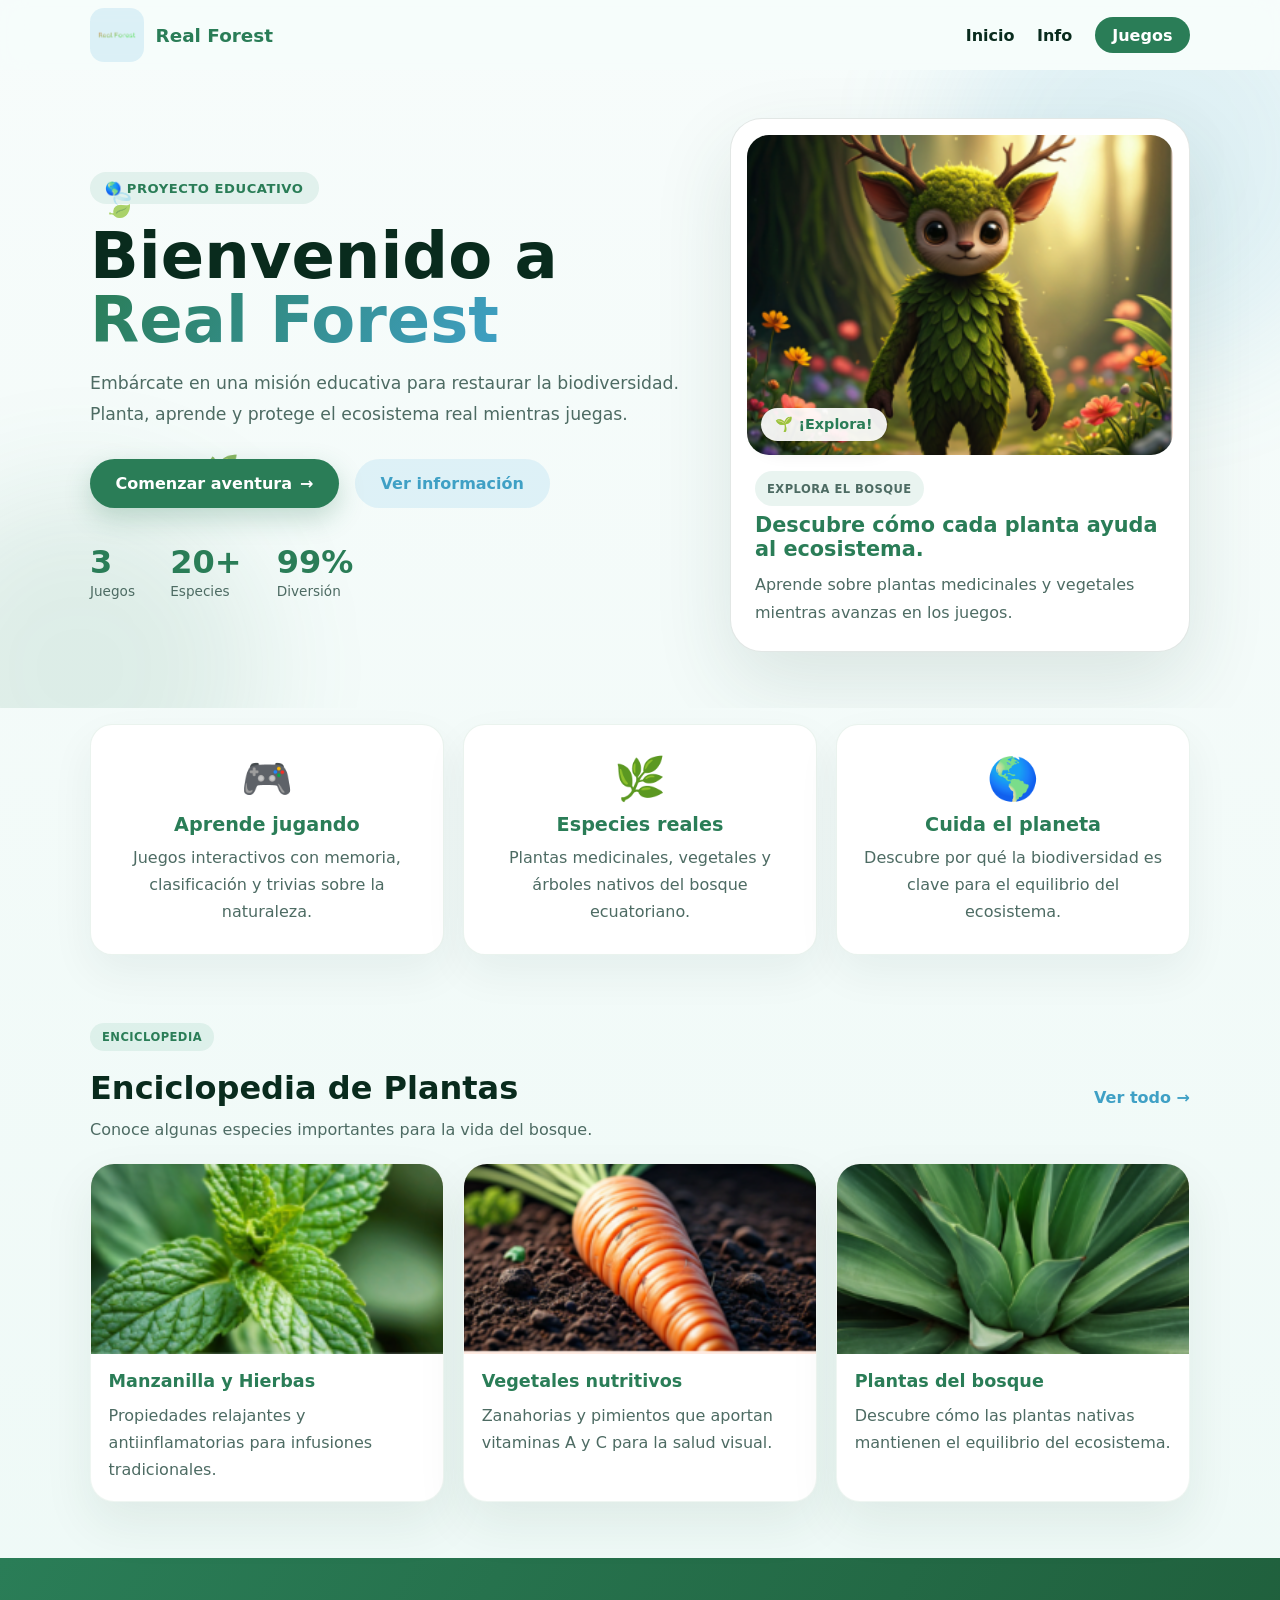
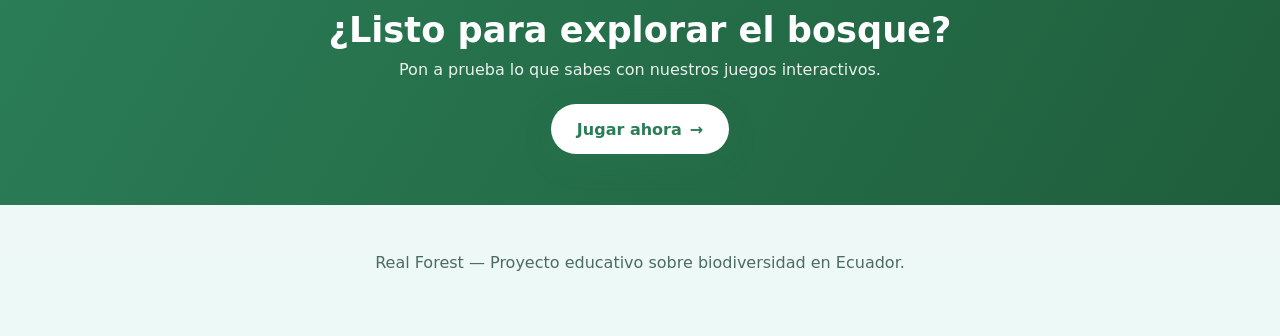
<file: index.html>
﻿<!doctype html>
<html lang="es">
  <head>
    <meta charset="utf-8" />
    <meta name="viewport" content="width=device-width,initial-scale=1" />
    <title>Real Forest - Inicio</title>
    <link rel="stylesheet" href="index.css" />
  </head>
  <body>
    <header class="site-header" id="siteHeader">
      <div class="container header-inner">
        <div class="brand">
          <img src="../assets/cover.png" alt="Logo Real Forest" class="logo" />
          <a class="brand-name" href="index.html">Real Forest</a>
        </div>
        <button class="nav-toggle" id="navToggle" aria-label="Abrir menú" aria-expanded="false">
          <span></span><span></span><span></span>
        </button>
        <nav class="nav" id="mainNav">
          <a href="index.html">Inicio</a>
          <a href="../info/info.html">Info</a>
          <a href="../juegos/juegos_page.html" class="btn-game">Juegos</a>
        </nav>
      </div>
    </header>

    <main>
      <section class="hero">
        <div class="hero-bg" aria-hidden="true">
          <span class="blob blob-1"></span>
          <span class="blob blob-2"></span>
          <span class="leaf leaf-1">🍃</span>
          <span class="leaf leaf-2">🌿</span>
          <span class="leaf leaf-3">🍃</span>
          <span class="leaf leaf-4">🌱</span>
        </div>
        <div class="container hero-inner">
          <div class="hero-copy reveal">
            <span class="eyebrow">🌎 Proyecto educativo</span>
            <h1>Bienvenido a <span class="grad-text">Real Forest</span></h1>
            <p class="lead">
              Embárcate en una misión educativa para restaurar la biodiversidad.
              Planta, aprende y protege el ecosistema real mientras juegas.
            </p>
            <div class="hero-actions">
              <a class="btn-primary" href="../juegos/juegos_page.html">
                Comenzar aventura <span class="arrow">→</span>
              </a>
              <a class="btn-secondary" href="../info/info.html">Ver información</a>
            </div>
            <div class="hero-stats">
              <div class="stat-item">
                <span class="stat-num" data-count="3">0</span>
                <span class="stat-label">Juegos</span>
              </div>
              <div class="stat-item">
                <span class="stat-num" data-count="20" data-suffix="+">0</span>
                <span class="stat-label">Especies</span>
              </div>
              <div class="stat-item">
                <span class="stat-num" data-count="100" data-suffix="%">0</span>
                <span class="stat-label">Diversión</span>
              </div>
            </div>
          </div>
          <div class="hero-card reveal">
            <div class="hero-image-wrap">
              <img
                src="../assets/captura_proyecto.PNG"
                alt="Mascota del bosque"
                class="hero-image"
              />
              <span class="badge-float">🌱 ¡Explora!</span>
            </div>
            <div class="hero-card-text">
              <p class="eyebrow small">Explora el bosque</p>
              <h3>Descubre cómo cada planta ayuda al ecosistema.</h3>
              <p>
                Aprende sobre plantas medicinales y vegetales mientras avanzas en
                los juegos.
              </p>
            </div>
          </div>
        </div>
      </section>

      <section class="features container">
        <div class="feature-card reveal">
          <div class="feature-icon">🎮</div>
          <h3>Aprende jugando</h3>
          <p>Juegos interactivos con memoria, clasificación y trivias sobre la naturaleza.</p>
        </div>
        <div class="feature-card reveal">
          <div class="feature-icon">🌿</div>
          <h3>Especies reales</h3>
          <p>Plantas medicinales, vegetales y árboles nativos del bosque ecuatoriano.</p>
        </div>
        <div class="feature-card reveal">
          <div class="feature-icon">🌎</div>
          <h3>Cuida el planeta</h3>
          <p>Descubre por qué la biodiversidad es clave para el equilibrio del ecosistema.</p>
        </div>
      </section>

      <section class="enciclopedia container">
        <div class="section-header reveal">
          <div>
            <p class="eyebrow small">Enciclopedia</p>
            <h2>Enciclopedia de Plantas</h2>
          </div>
          <a class="link-more" href="../info/info.html">Ver todo →</a>
        </div>
        <p class="section-copy reveal">
          Conoce algunas especies importantes para la vida del bosque.
        </p>
        <div class="card-grid">
          <article class="mini-card reveal">
            <div class="mini-img">
              <img src="../assets/captura_proyecto2.PNG" alt="Manzanilla y plantas medicinales" />
            </div>
            <div class="mini-body">
              <h3>Manzanilla y Hierbas</h3>
              <p>Propiedades relajantes y antiinflamatorias para infusiones tradicionales.</p>
            </div>
          </article>
          <article class="mini-card reveal">
            <div class="mini-img">
              <img src="../assets/captura_proyecto3.PNG" alt="Zanahoria nutritiva" />
            </div>
            <div class="mini-body">
              <h3>Vegetales nutritivos</h3>
              <p>Zanahorias y pimientos que aportan vitaminas A y C para la salud visual.</p>
            </div>
          </article>
          <article class="mini-card reveal">
            <div class="mini-img">
              <img src="../assets/captura_proyecto4.PNG" alt="Planta verde" />
            </div>
            <div class="mini-body">
              <h3>Plantas del bosque</h3>
              <p>Descubre cómo las plantas nativas mantienen el equilibrio del ecosistema.</p>
            </div>
          </article>
        </div>
      </section>

      <section class="cta-band">
        <div class="container cta-inner reveal">
          <h2>¿Listo para explorar el bosque?</h2>
          <p>Pon a prueba lo que sabes con nuestros juegos interactivos.</p>
          <a class="btn-primary" href="../juegos/juegos_page.html">Jugar ahora <span class="arrow">→</span></a>
        </div>
      </section>
    </main>

    <footer class="site-footer">
      <div class="container">
        <p>Real Forest — Proyecto educativo sobre biodiversidad en Ecuador.</p>
      </div>
    </footer>

    <script src="index.js"></script>
  </body>
</html>
</file>
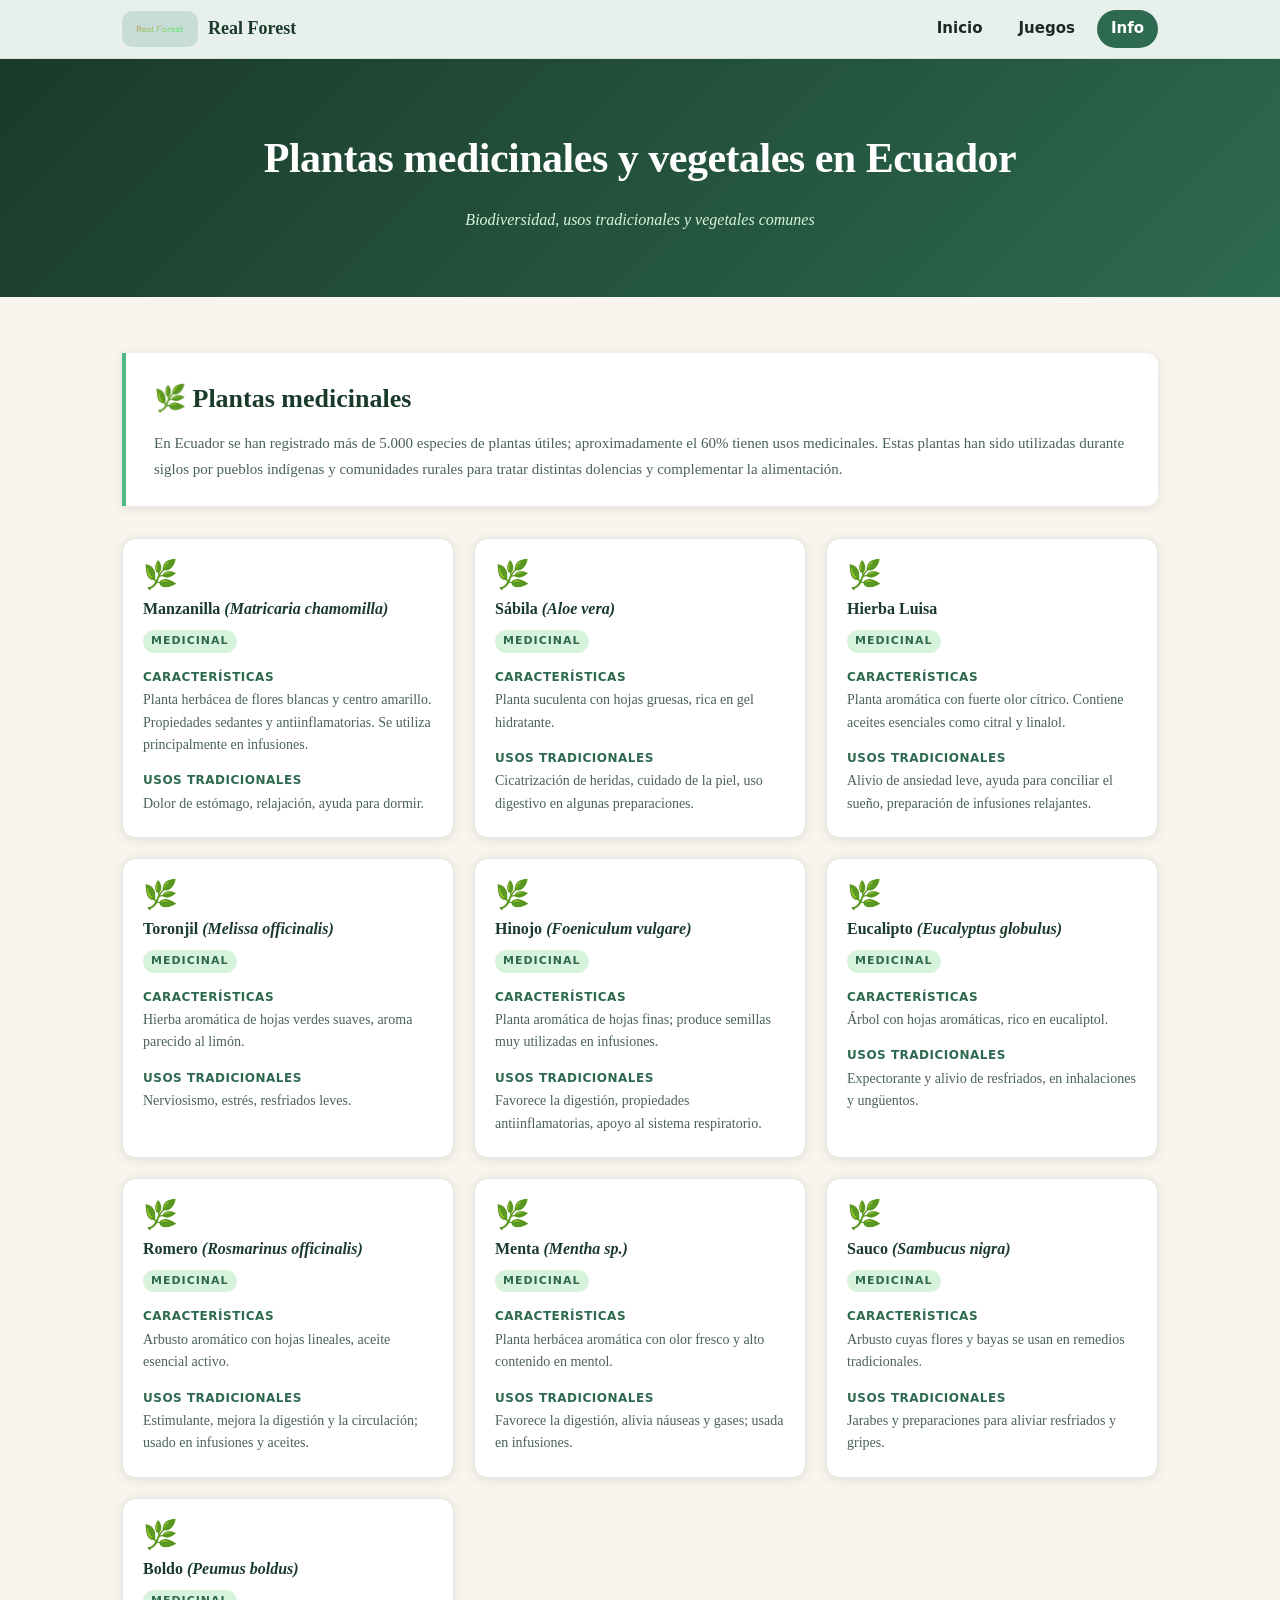
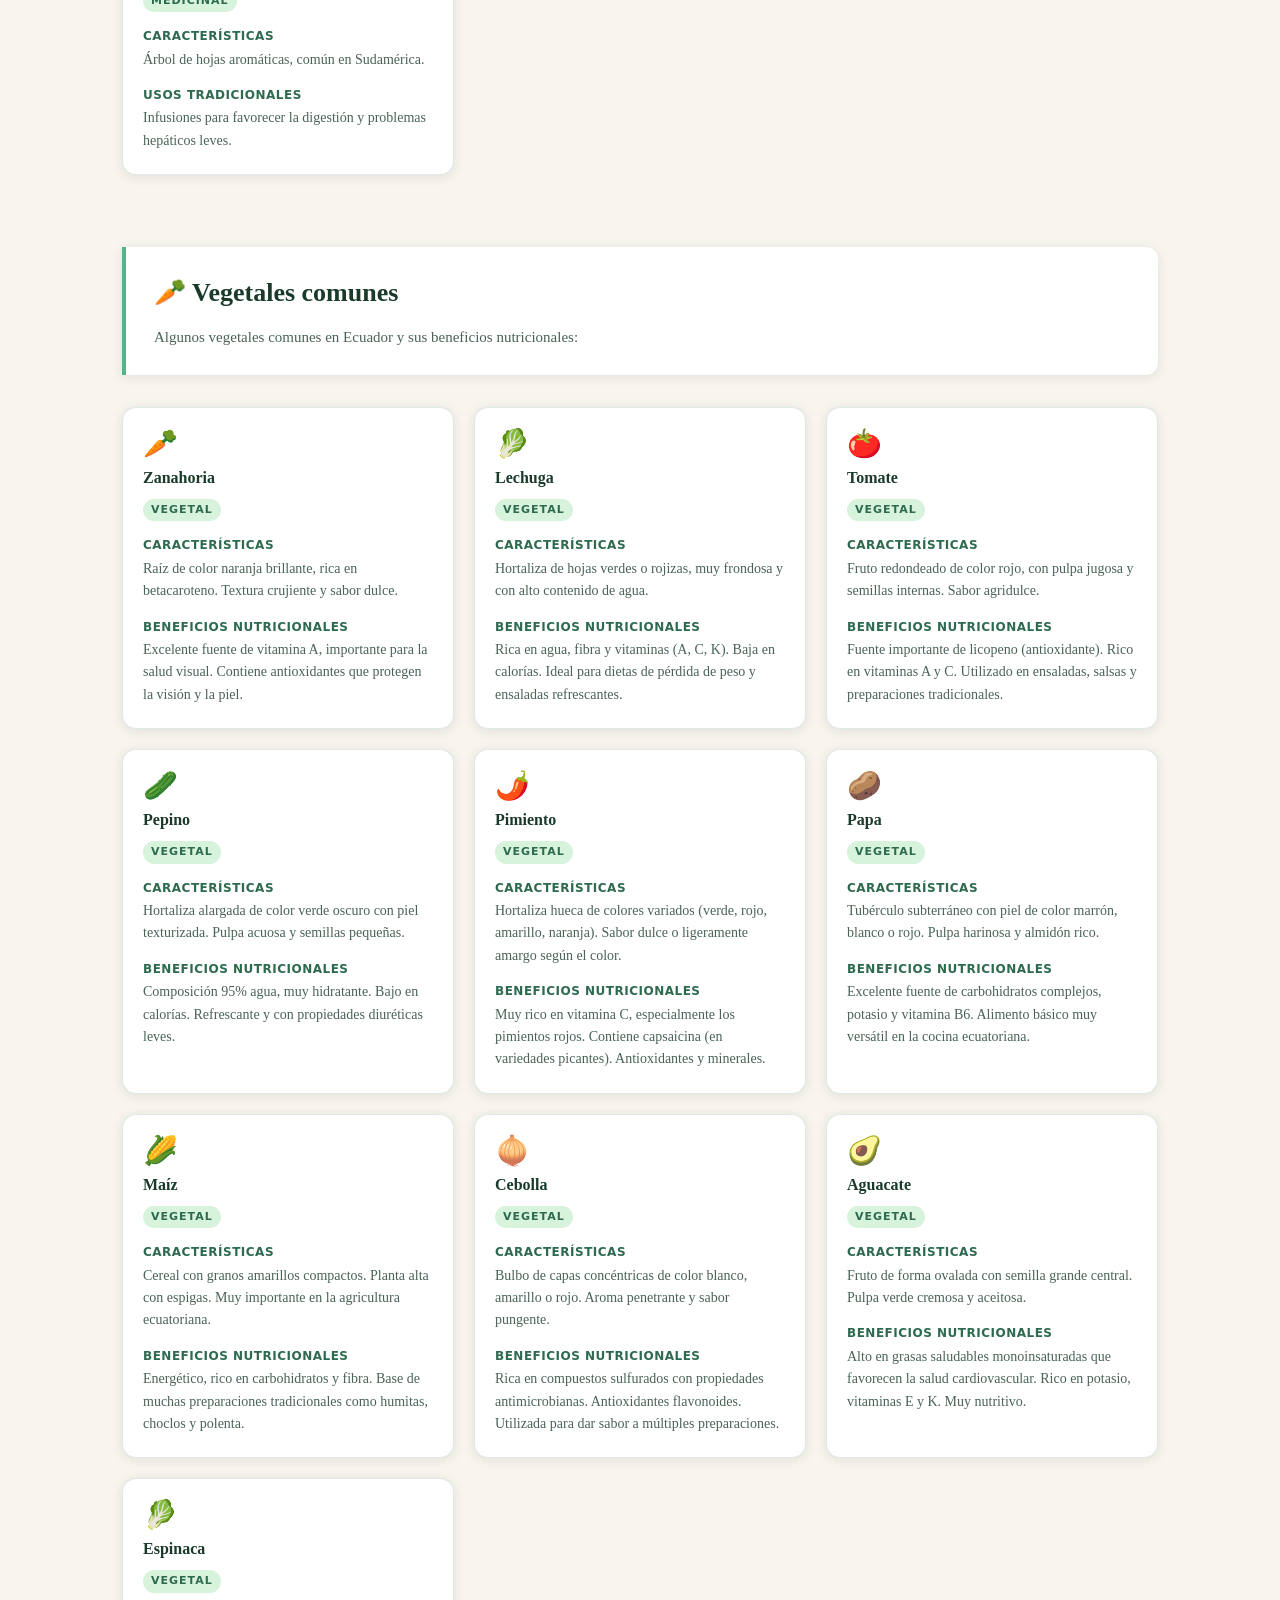
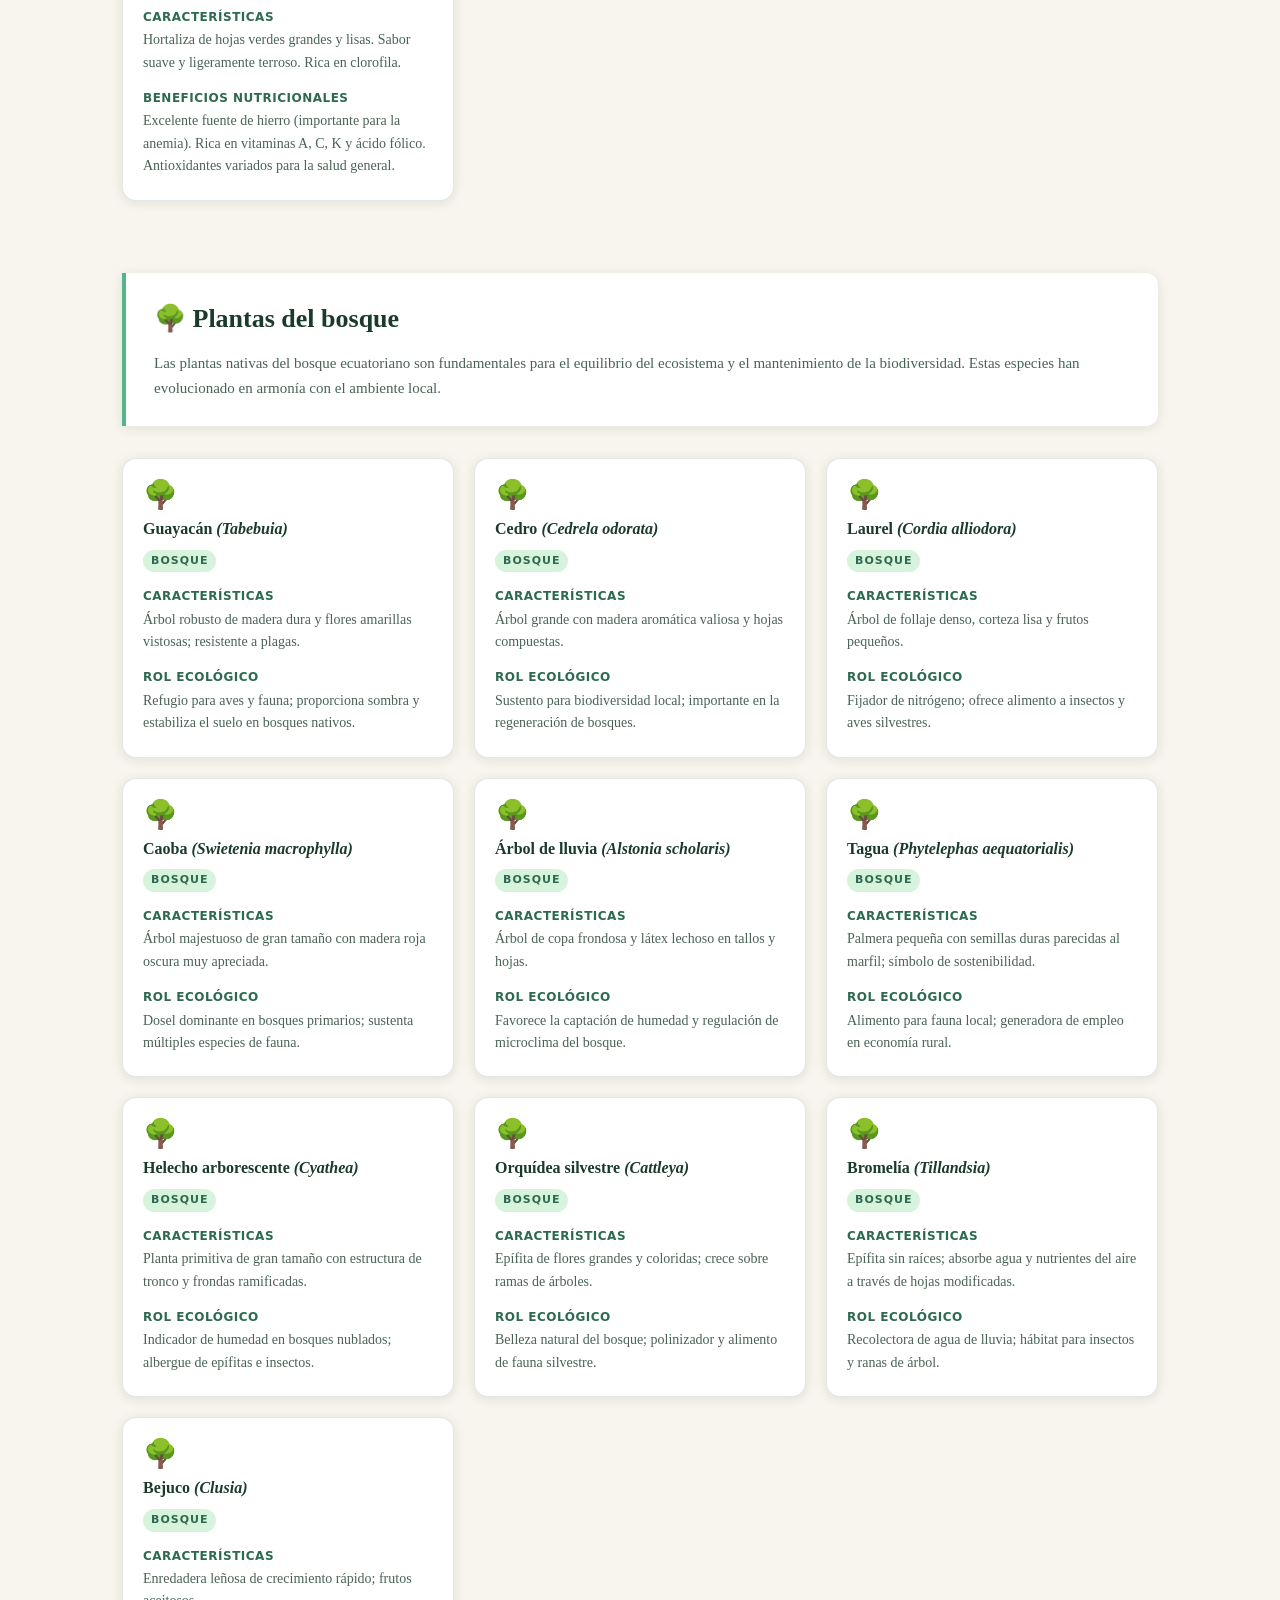
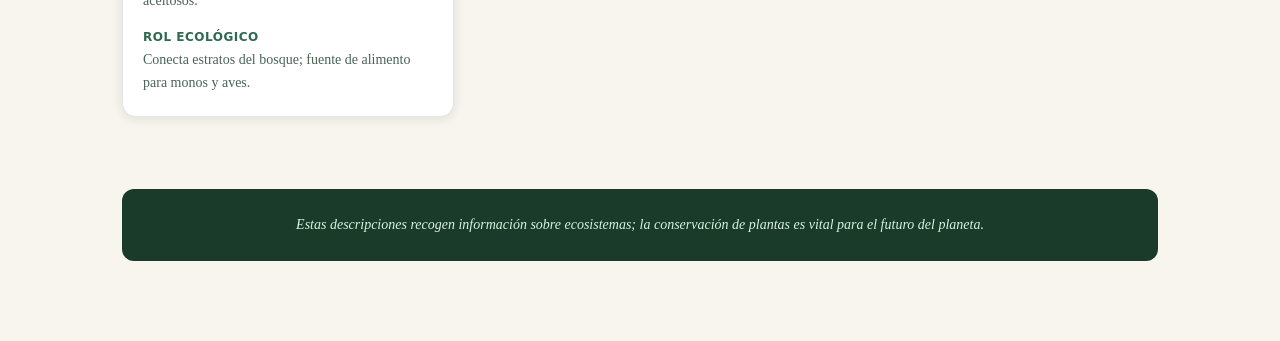
<file: info/info.html>
﻿<!doctype html>
<html lang="es">
  <head>
    <meta charset="utf-8" />
    <meta name="viewport" content="width=device-width,initial-scale=1" />
    <title>Plantas medicinales y vegetales en Ecuador</title>
    <link rel="stylesheet" href="info.css"/>
  </head>
  <body>

    <header class="main-nav">
      <div class="main-nav-inner">
        <a class="mn-brand" href="../index.html">
          <img src="../assets/cover.png" alt="Logo Real Forest" />
          <span>Real Forest</span>
        </a>
        <nav class="mn-links">
          <a href="../index.html">Inicio</a>
          <a href="../juegos/juegos_page.html">Juegos</a>
          <a href="info.html" class="active">Info</a>
        </nav>
      </div>
    </header>

    <header class="site-header">
      <div class="container">
        <h1>Plantas medicinales y vegetales en Ecuador</h1>
        <p class="subtitle">Biodiversidad, usos tradicionales y vegetales comunes</p>
      </div>
    </header>

    <main class="container">

      <!-- ══════════════════════════════════════
           SECCIÓN 1: PLANTAS MEDICINALES
      ══════════════════════════════════════ -->
      <div class="section-block" id="medicinales">
        <div class="section-intro">
          <h2>🌿 Plantas medicinales</h2>
          <p>En Ecuador se han registrado más de 5.000 especies de plantas útiles; aproximadamente el 60% tienen usos medicinales. Estas plantas han sido utilizadas durante siglos por pueblos indígenas y comunidades rurales para tratar distintas dolencias y complementar la alimentación.</p>
        </div>

        <div class="cards-grid">

          <div class="plant-card">
            <div class="card-icon">🌿</div>
            <h3>Manzanilla <em>(Matricaria chamomilla)</em></h3>
            <span class="card-tag">Medicinal</span>
            <div class="card-section">
              <strong>Características</strong>
              <p>Planta herbácea de flores blancas y centro amarillo. Propiedades sedantes y antiinflamatorias. Se utiliza principalmente en infusiones.</p>
            </div>
            <div class="card-section">
              <strong>Usos tradicionales</strong>
              <p>Dolor de estómago, relajación, ayuda para dormir.</p>
            </div>
          </div>

          <div class="plant-card">
            <div class="card-icon">🌿</div>
            <h3>Sábila <em>(Aloe vera)</em></h3>
            <span class="card-tag">Medicinal</span>
            <div class="card-section">
              <strong>Características</strong>
              <p>Planta suculenta con hojas gruesas, rica en gel hidratante.</p>
            </div>
            <div class="card-section">
              <strong>Usos tradicionales</strong>
              <p>Cicatrización de heridas, cuidado de la piel, uso digestivo en algunas preparaciones.</p>
            </div>
          </div>

          <div class="plant-card">
            <div class="card-icon">🌿</div>
            <h3>Hierba Luisa</h3>
            <span class="card-tag">Medicinal</span>
            <div class="card-section">
              <strong>Características</strong>
              <p>Planta aromática con fuerte olor cítrico. Contiene aceites esenciales como citral y linalol.</p>
            </div>
            <div class="card-section">
              <strong>Usos tradicionales</strong>
              <p>Alivio de ansiedad leve, ayuda para conciliar el sueño, preparación de infusiones relajantes.</p>
            </div>
          </div>

          <div class="plant-card">
            <div class="card-icon">🌿</div>
            <h3>Toronjil <em>(Melissa officinalis)</em></h3>
            <span class="card-tag">Medicinal</span>
            <div class="card-section">
              <strong>Características</strong>
              <p>Hierba aromática de hojas verdes suaves, aroma parecido al limón.</p>
            </div>
            <div class="card-section">
              <strong>Usos tradicionales</strong>
              <p>Nerviosismo, estrés, resfriados leves.</p>
            </div>
          </div>

          <div class="plant-card">
            <div class="card-icon">🌿</div>
            <h3>Hinojo <em>(Foeniculum vulgare)</em></h3>
            <span class="card-tag">Medicinal</span>
            <div class="card-section">
              <strong>Características</strong>
              <p>Planta aromática de hojas finas; produce semillas muy utilizadas en infusiones.</p>
            </div>
            <div class="card-section">
              <strong>Usos tradicionales</strong>
              <p>Favorece la digestión, propiedades antiinflamatorias, apoyo al sistema respiratorio.</p>
            </div>
          </div>

          <div class="plant-card">
            <div class="card-icon">🌿</div>
            <h3>Eucalipto <em>(Eucalyptus globulus)</em></h3>
            <span class="card-tag">Medicinal</span>
            <div class="card-section">
              <strong>Características</strong>
              <p>Árbol con hojas aromáticas, rico en eucaliptol.</p>
            </div>
            <div class="card-section">
              <strong>Usos tradicionales</strong>
              <p>Expectorante y alivio de resfriados, en inhalaciones y ungüentos.</p>
            </div>
          </div>

          <div class="plant-card">
            <div class="card-icon">🌿</div>
            <h3>Romero <em>(Rosmarinus officinalis)</em></h3>
            <span class="card-tag">Medicinal</span>
            <div class="card-section">
              <strong>Características</strong>
              <p>Arbusto aromático con hojas lineales, aceite esencial activo.</p>
            </div>
            <div class="card-section">
              <strong>Usos tradicionales</strong>
              <p>Estimulante, mejora la digestión y la circulación; usado en infusiones y aceites.</p>
            </div>
          </div>

          <div class="plant-card">
            <div class="card-icon">🌿</div>
            <h3>Menta <em>(Mentha sp.)</em></h3>
            <span class="card-tag">Medicinal</span>
            <div class="card-section">
              <strong>Características</strong>
              <p>Planta herbácea aromática con olor fresco y alto contenido en mentol.</p>
            </div>
            <div class="card-section">
              <strong>Usos tradicionales</strong>
              <p>Favorece la digestión, alivia náuseas y gases; usada en infusiones.</p>
            </div>
          </div>

          <div class="plant-card">
            <div class="card-icon">🌿</div>
            <h3>Sauco <em>(Sambucus nigra)</em></h3>
            <span class="card-tag">Medicinal</span>
            <div class="card-section">
              <strong>Características</strong>
              <p>Arbusto cuyas flores y bayas se usan en remedios tradicionales.</p>
            </div>
            <div class="card-section">
              <strong>Usos tradicionales</strong>
              <p>Jarabes y preparaciones para aliviar resfriados y gripes.</p>
            </div>
          </div>

          <div class="plant-card">
            <div class="card-icon">🌿</div>
            <h3>Boldo <em>(Peumus boldus)</em></h3>
            <span class="card-tag">Medicinal</span>
            <div class="card-section">
              <strong>Características</strong>
              <p>Árbol de hojas aromáticas, común en Sudamérica.</p>
            </div>
            <div class="card-section">
              <strong>Usos tradicionales</strong>
              <p>Infusiones para favorecer la digestión y problemas hepáticos leves.</p>
            </div>
          </div>

        </div>
      </div>

      <!-- ══════════════════════════════════════
           SECCIÓN 2: VEGETALES COMUNES
      ══════════════════════════════════════ -->
      <div class="section-block" id="vegetales">
        <div class="section-intro">
          <h2>🥕 Vegetales comunes</h2>
          <p>Algunos vegetales comunes en Ecuador y sus beneficios nutricionales:</p>
        </div>

        <div class="cards-grid">

          <div class="plant-card">
            <div class="card-icon">🥕</div>
            <h3>Zanahoria</h3>
            <span class="card-tag veg-tag">Vegetal</span>
            <div class="card-section">
              <strong>Características</strong>
              <p>Raíz de color naranja brillante, rica en betacaroteno. Textura crujiente y sabor dulce.</p>
            </div>
            <div class="card-section">
              <strong>Beneficios nutricionales</strong>
              <p>Excelente fuente de vitamina A, importante para la salud visual. Contiene antioxidantes que protegen la visión y la piel.</p>
            </div>
          </div>

          <div class="plant-card">
            <div class="card-icon">🥬</div>
            <h3>Lechuga</h3>
            <span class="card-tag veg-tag">Vegetal</span>
            <div class="card-section">
              <strong>Características</strong>
              <p>Hortaliza de hojas verdes o rojizas, muy frondosa y con alto contenido de agua.</p>
            </div>
            <div class="card-section">
              <strong>Beneficios nutricionales</strong>
              <p>Rica en agua, fibra y vitaminas (A, C, K). Baja en calorías. Ideal para dietas de pérdida de peso y ensaladas refrescantes.</p>
            </div>
          </div>

          <div class="plant-card">
            <div class="card-icon">🍅</div>
            <h3>Tomate</h3>
            <span class="card-tag veg-tag">Vegetal</span>
            <div class="card-section">
              <strong>Características</strong>
              <p>Fruto redondeado de color rojo, con pulpa jugosa y semillas internas. Sabor agridulce.</p>
            </div>
            <div class="card-section">
              <strong>Beneficios nutricionales</strong>
              <p>Fuente importante de licopeno (antioxidante). Rico en vitaminas A y C. Utilizado en ensaladas, salsas y preparaciones tradicionales.</p>
            </div>
          </div>

          <div class="plant-card">
            <div class="card-icon">🥒</div>
            <h3>Pepino</h3>
            <span class="card-tag veg-tag">Vegetal</span>
            <div class="card-section">
              <strong>Características</strong>
              <p>Hortaliza alargada de color verde oscuro con piel texturizada. Pulpa acuosa y semillas pequeñas.</p>
            </div>
            <div class="card-section">
              <strong>Beneficios nutricionales</strong>
              <p>Composición 95% agua, muy hidratante. Bajo en calorías. Refrescante y con propiedades diuréticas leves.</p>
            </div>
          </div>

          <div class="plant-card">
            <div class="card-icon">🌶️</div>
            <h3>Pimiento</h3>
            <span class="card-tag veg-tag">Vegetal</span>
            <div class="card-section">
              <strong>Características</strong>
              <p>Hortaliza hueca de colores variados (verde, rojo, amarillo, naranja). Sabor dulce o ligeramente amargo según el color.</p>
            </div>
            <div class="card-section">
              <strong>Beneficios nutricionales</strong>
              <p>Muy rico en vitamina C, especialmente los pimientos rojos. Contiene capsaicina (en variedades picantes). Antioxidantes y minerales.</p>
            </div>
          </div>

          <div class="plant-card">
            <div class="card-icon">🥔</div>
            <h3>Papa</h3>
            <span class="card-tag veg-tag">Vegetal</span>
            <div class="card-section">
              <strong>Características</strong>
              <p>Tubérculo subterráneo con piel de color marrón, blanco o rojo. Pulpa harinosa y almidón rico.</p>
            </div>
            <div class="card-section">
              <strong>Beneficios nutricionales</strong>
              <p>Excelente fuente de carbohidratos complejos, potasio y vitamina B6. Alimento básico muy versátil en la cocina ecuatoriana.</p>
            </div>
          </div>

          <div class="plant-card">
            <div class="card-icon">🌽</div>
            <h3>Maíz</h3>
            <span class="card-tag veg-tag">Vegetal</span>
            <div class="card-section">
              <strong>Características</strong>
              <p>Cereal con granos amarillos compactos. Planta alta con espigas. Muy importante en la agricultura ecuatoriana.</p>
            </div>
            <div class="card-section">
              <strong>Beneficios nutricionales</strong>
              <p>Energético, rico en carbohidratos y fibra. Base de muchas preparaciones tradicionales como humitas, choclos y polenta.</p>
            </div>
          </div>

          <div class="plant-card">
            <div class="card-icon">🧅</div>
            <h3>Cebolla</h3>
            <span class="card-tag veg-tag">Vegetal</span>
            <div class="card-section">
              <strong>Características</strong>
              <p>Bulbo de capas concéntricas de color blanco, amarillo o rojo. Aroma penetrante y sabor pungente.</p>
            </div>
            <div class="card-section">
              <strong>Beneficios nutricionales</strong>
              <p>Rica en compuestos sulfurados con propiedades antimicrobianas. Antioxidantes flavonoides. Utilizada para dar sabor a múltiples preparaciones.</p>
            </div>
          </div>

          <div class="plant-card">
            <div class="card-icon">🥑</div>
            <h3>Aguacate</h3>
            <span class="card-tag veg-tag">Vegetal</span>
            <div class="card-section">
              <strong>Características</strong>
              <p>Fruto de forma ovalada con semilla grande central. Pulpa verde cremosa y aceitosa.</p>
            </div>
            <div class="card-section">
              <strong>Beneficios nutricionales</strong>
              <p>Alto en grasas saludables monoinsaturadas que favorecen la salud cardiovascular. Rico en potasio, vitaminas E y K. Muy nutritivo.</p>
            </div>
          </div>

          <div class="plant-card">
            <div class="card-icon">🥬</div>
            <h3>Espinaca</h3>
            <span class="card-tag veg-tag">Vegetal</span>
            <div class="card-section">
              <strong>Características</strong>
              <p>Hortaliza de hojas verdes grandes y lisas. Sabor suave y ligeramente terroso. Rica en clorofila.</p>
            </div>
            <div class="card-section">
              <strong>Beneficios nutricionales</strong>
              <p>Excelente fuente de hierro (importante para la anemia). Rica en vitaminas A, C, K y ácido fólico. Antioxidantes variados para la salud general.</p>
            </div>
          </div>

        </div>
      </div>

      <!-- ══════════════════════════════════════
           SECCIÓN 3: PLANTAS DEL BOSQUE
      ══════════════════════════════════════ -->
      <div class="section-block" id="bosque">
        <div class="section-intro">
          <h2>🌳 Plantas del bosque</h2>
          <p>Las plantas nativas del bosque ecuatoriano son fundamentales para el equilibrio del ecosistema y el mantenimiento de la biodiversidad. Estas especies han evolucionado en armonía con el ambiente local.</p>
        </div>

        <div class="cards-grid">

          <div class="plant-card">
            <div class="card-icon">🌳</div>
            <h3>Guayacán <em>(Tabebuia)</em></h3>
            <span class="card-tag bosque-tag">Bosque</span>
            <div class="card-section">
              <strong>Características</strong>
              <p>Árbol robusto de madera dura y flores amarillas vistosas; resistente a plagas.</p>
            </div>
            <div class="card-section">
              <strong>Rol ecológico</strong>
              <p>Refugio para aves y fauna; proporciona sombra y estabiliza el suelo en bosques nativos.</p>
            </div>
          </div>

          <div class="plant-card">
            <div class="card-icon">🌳</div>
            <h3>Cedro <em>(Cedrela odorata)</em></h3>
            <span class="card-tag bosque-tag">Bosque</span>
            <div class="card-section">
              <strong>Características</strong>
              <p>Árbol grande con madera aromática valiosa y hojas compuestas.</p>
            </div>
            <div class="card-section">
              <strong>Rol ecológico</strong>
              <p>Sustento para biodiversidad local; importante en la regeneración de bosques.</p>
            </div>
          </div>

          <div class="plant-card">
            <div class="card-icon">🌳</div>
            <h3>Laurel <em>(Cordia alliodora)</em></h3>
            <span class="card-tag bosque-tag">Bosque</span>
            <div class="card-section">
              <strong>Características</strong>
              <p>Árbol de follaje denso, corteza lisa y frutos pequeños.</p>
            </div>
            <div class="card-section">
              <strong>Rol ecológico</strong>
              <p>Fijador de nitrógeno; ofrece alimento a insectos y aves silvestres.</p>
            </div>
          </div>

          <div class="plant-card">
            <div class="card-icon">🌳</div>
            <h3>Caoba <em>(Swietenia macrophylla)</em></h3>
            <span class="card-tag bosque-tag">Bosque</span>
            <div class="card-section">
              <strong>Características</strong>
              <p>Árbol majestuoso de gran tamaño con madera roja oscura muy apreciada.</p>
            </div>
            <div class="card-section">
              <strong>Rol ecológico</strong>
              <p>Dosel dominante en bosques primarios; sustenta múltiples especies de fauna.</p>
            </div>
          </div>

          <div class="plant-card">
            <div class="card-icon">🌳</div>
            <h3>Árbol de lluvia <em>(Alstonia scholaris)</em></h3>
            <span class="card-tag bosque-tag">Bosque</span>
            <div class="card-section">
              <strong>Características</strong>
              <p>Árbol de copa frondosa y látex lechoso en tallos y hojas.</p>
            </div>
            <div class="card-section">
              <strong>Rol ecológico</strong>
              <p>Favorece la captación de humedad y regulación de microclima del bosque.</p>
            </div>
          </div>

          <div class="plant-card">
            <div class="card-icon">🌳</div>
            <h3>Tagua <em>(Phytelephas aequatorialis)</em></h3>
            <span class="card-tag bosque-tag">Bosque</span>
            <div class="card-section">
              <strong>Características</strong>
              <p>Palmera pequeña con semillas duras parecidas al marfil; símbolo de sostenibilidad.</p>
            </div>
            <div class="card-section">
              <strong>Rol ecológico</strong>
              <p>Alimento para fauna local; generadora de empleo en economía rural.</p>
            </div>
          </div>

          <div class="plant-card">
            <div class="card-icon">🌳</div>
            <h3>Helecho arborescente <em>(Cyathea)</em></h3>
            <span class="card-tag bosque-tag">Bosque</span>
            <div class="card-section">
              <strong>Características</strong>
              <p>Planta primitiva de gran tamaño con estructura de tronco y frondas ramificadas.</p>
            </div>
            <div class="card-section">
              <strong>Rol ecológico</strong>
              <p>Indicador de humedad en bosques nublados; albergue de epífitas e insectos.</p>
            </div>
          </div>

          <div class="plant-card">
            <div class="card-icon">🌳</div>
            <h3>Orquídea silvestre <em>(Cattleya)</em></h3>
            <span class="card-tag bosque-tag">Bosque</span>
            <div class="card-section">
              <strong>Características</strong>
              <p>Epífita de flores grandes y coloridas; crece sobre ramas de árboles.</p>
            </div>
            <div class="card-section">
              <strong>Rol ecológico</strong>
              <p>Belleza natural del bosque; polinizador y alimento de fauna silvestre.</p>
            </div>
          </div>

          <div class="plant-card">
            <div class="card-icon">🌳</div>
            <h3>Bromelía <em>(Tillandsia)</em></h3>
            <span class="card-tag bosque-tag">Bosque</span>
            <div class="card-section">
              <strong>Características</strong>
              <p>Epífita sin raíces; absorbe agua y nutrientes del aire a través de hojas modificadas.</p>
            </div>
            <div class="card-section">
              <strong>Rol ecológico</strong>
              <p>Recolectora de agua de lluvia; hábitat para insectos y ranas de árbol.</p>
            </div>
          </div>

          <div class="plant-card">
            <div class="card-icon">🌳</div>
            <h3>Bejuco <em>(Clusia)</em></h3>
            <span class="card-tag bosque-tag">Bosque</span>
            <div class="card-section">
              <strong>Características</strong>
              <p>Enredadera leñosa de crecimiento rápido; frutos aceitosos.</p>
            </div>
            <div class="card-section">
              <strong>Rol ecológico</strong>
              <p>Conecta estratos del bosque; fuente de alimento para monos y aves.</p>
            </div>
          </div>

        </div>
      </div>

      <footer class="notes">
        <p>Estas descripciones recogen información sobre ecosistemas; la conservación de plantas es vital para el futuro del planeta.</p>
      </footer>

    </main>
  </body>
</html>
</file>
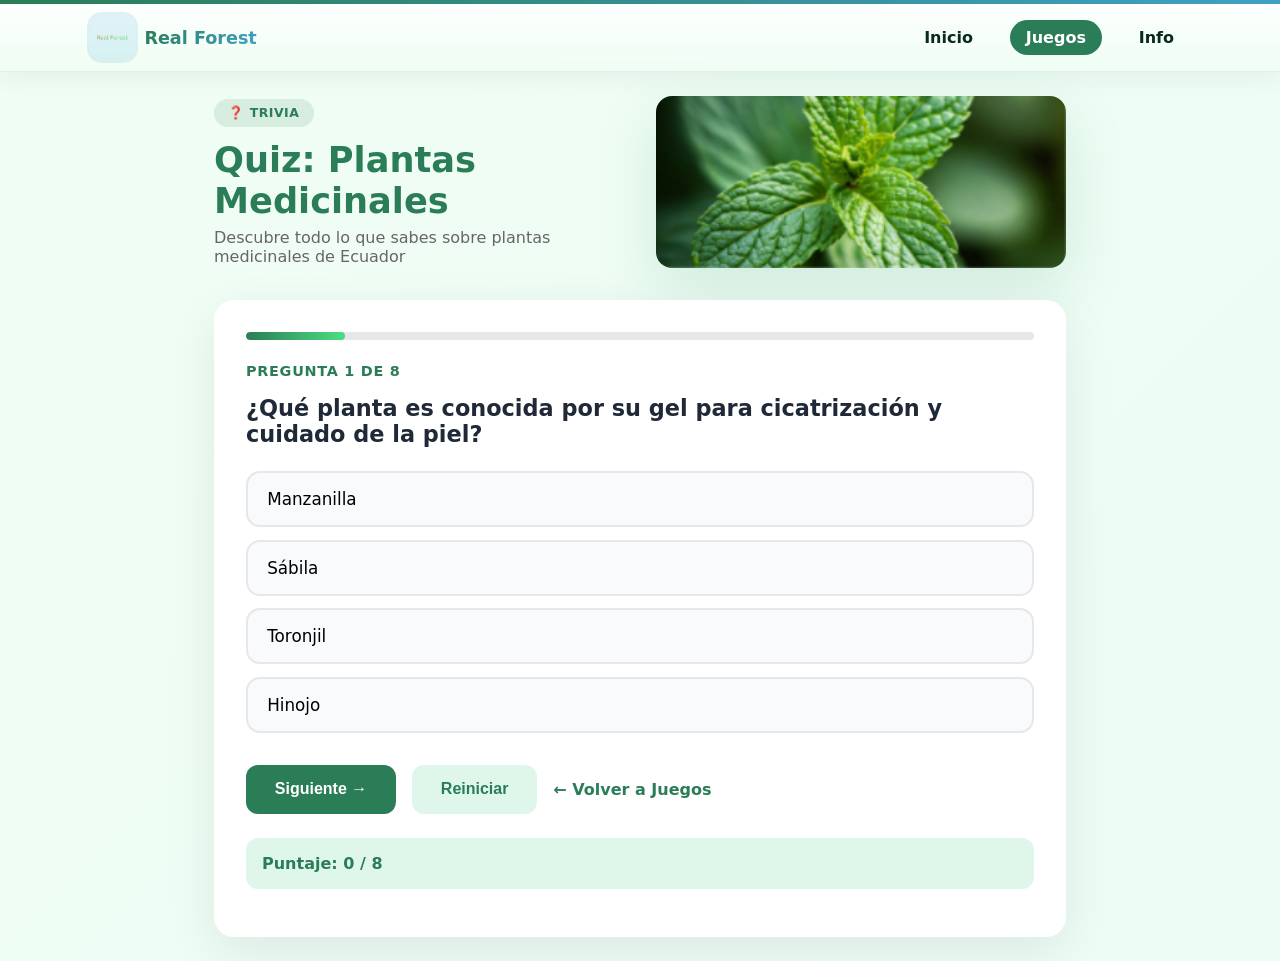
<file: juegos/juego1.html>
﻿<!doctype html>
<html lang="es">
  <head>
    <meta charset="utf-8" />
    <meta name="viewport" content="width=device-width,initial-scale=1" />
    <title>Quiz Medicinales</title>
    <link rel="stylesheet" href="juego1.css" />
  </head>
  <body>
    <header class="main-nav">
      <div class="main-nav-inner">
        <a class="mn-brand" href="../index.html">
          <img src="../assets/cover.png" alt="Logo Real Forest" />
          <span>Real Forest</span>
        </a>
        <nav class="mn-links">
          <a href="../index.html">Inicio</a>
          <a href="juegos_page.html" class="active">Juegos</a>
          <a href="../info/info.html">Info</a>
        </nav>
      </div>
    </header>
    <div class="quiz-container">
      <div class="quiz-header">
        <div class="header-text">
          <span class="badge">❓ Trivia</span>
          <h1>Quiz: Plantas Medicinales</h1>
          <p>Descubre todo lo que sabes sobre plantas medicinales de Ecuador</p>
        </div>
        <div class="header-img">
          <img src="../assets/captura_proyecto2.PNG" alt="Plantas medicinales" />
        </div>
      </div>

      <div class="quiz-box">
        <div class="progress">
          <div class="progress-bar" id="progressBar"></div>
        </div>
        <p class="question-num" id="qnum"></p>
        <div class="question" id="question"></div>
        <div class="answers" id="answers"></div>
        <div class="controls">
          <button id="nextBtn" class="btn-primary">Siguiente →</button>
          <button id="restartBtn" class="btn-secondary">Reiniciar</button>
          <a href="juegos_page.html" class="back-link">← Volver a Juegos</a>
        </div>
        <p id="score" class="score"></p>
      </div>
    </div>
    <script src="juego1.js"></script>
    <script src="game-guard.js"></script>
  </body>
</html>
</file>
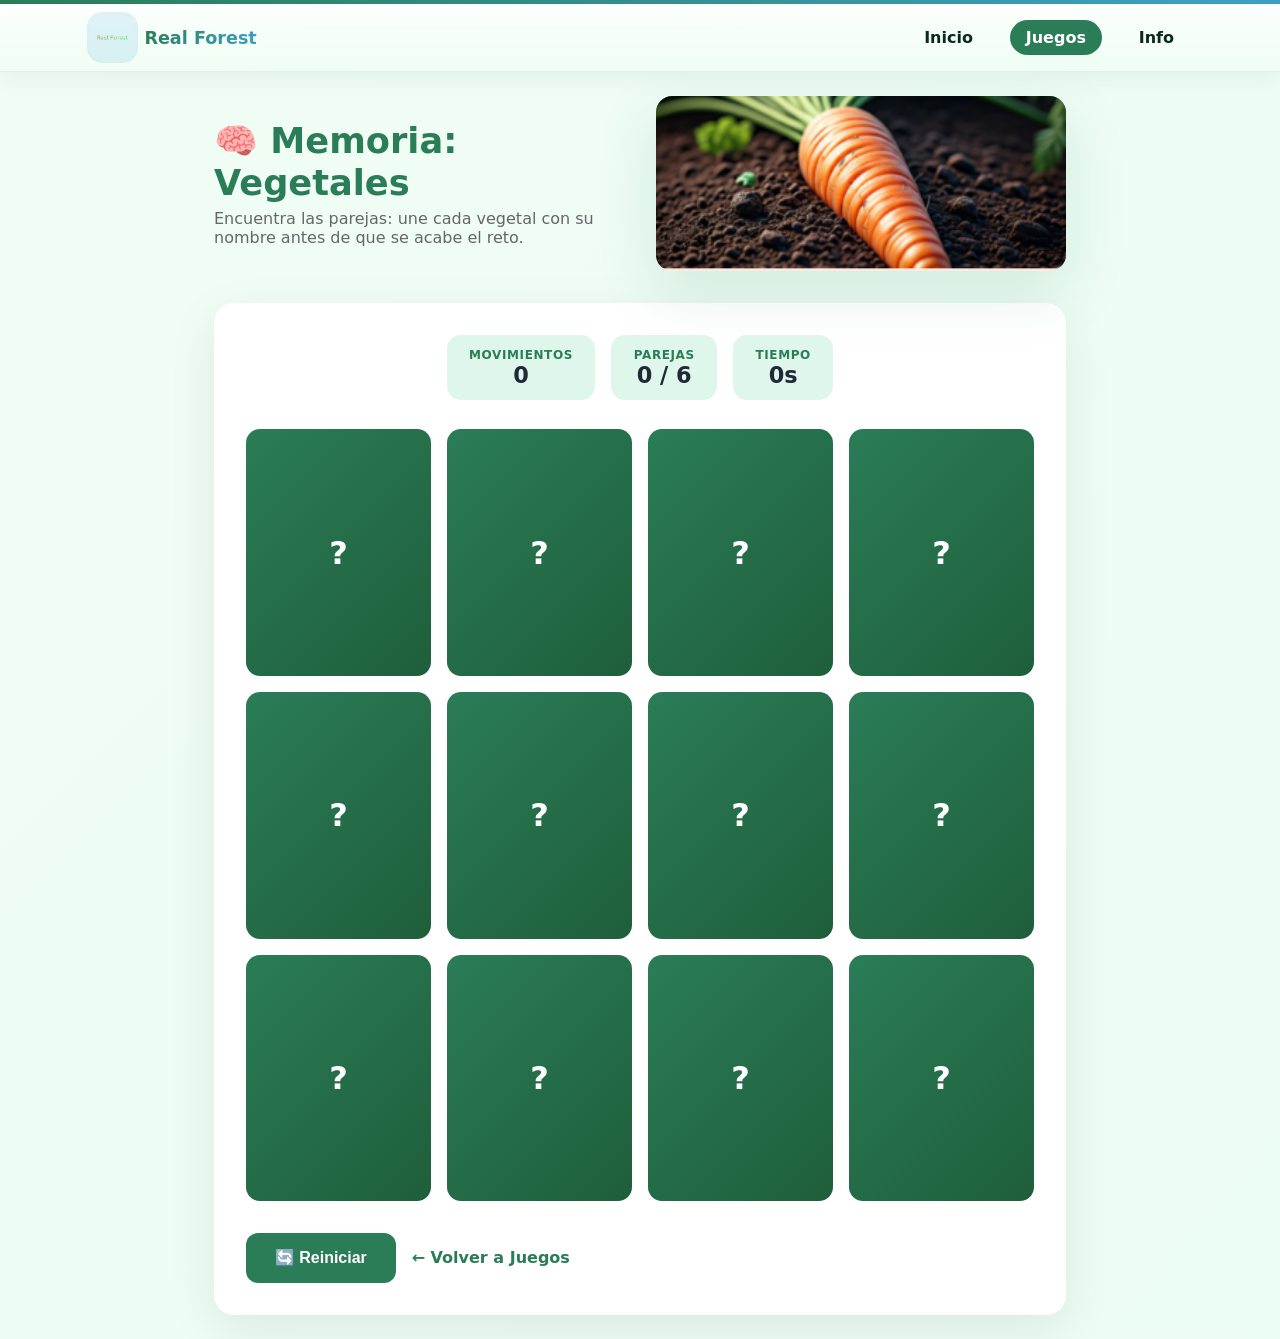
<file: juegos/juego2.html>
﻿<!doctype html>
<html lang="es">
  <head>
    <meta charset="utf-8" />
    <meta name="viewport" content="width=device-width,initial-scale=1" />
    <title>Memoria de Vegetales</title>
    <link rel="stylesheet" href="juego2.css" />
  </head>
  <body>
    <header class="main-nav">
      <div class="main-nav-inner">
        <a class="mn-brand" href="../index.html">
          <img src="../assets/cover.png" alt="Logo Real Forest" />
          <span>Real Forest</span>
        </a>
        <nav class="mn-links">
          <a href="../index.html">Inicio</a>
          <a href="juegos_page.html" class="active">Juegos</a>
          <a href="../info/info.html">Info</a>
        </nav>
      </div>
    </header>
    <div class="game-container">
      <div class="game-header">
        <div class="header-text">
          <h1>🧠 Memoria: Vegetales</h1>
          <p>Encuentra las parejas: une cada vegetal con su nombre antes de que se acabe el reto.</p>
        </div>
        <div class="header-img">
          <img
            src="../assets/captura_proyecto3.PNG"
            alt="Vegetales de Ecuador"
          />
        </div>
      </div>

      <div class="game-box">
        <div class="stats">
          <div class="stat"><span class="stat-label">Movimientos</span><span id="moves">0</span></div>
          <div class="stat"><span class="stat-label">Parejas</span><span id="pairs">0 / 6</span></div>
          <div class="stat"><span class="stat-label">Tiempo</span><span id="timer">0s</span></div>
        </div>

        <div class="board" id="board"></div>

        <div class="win-message" id="winMessage">
          <h2>🎉 ¡Lo lograste!</h2>
          <p id="winText"></p>
        </div>

        <div class="controls">
          <button id="restartBtn" class="btn-primary">🔄 Reiniciar</button>
          <a href="juegos_page.html" class="back-link">← Volver a Juegos</a>
        </div>
      </div>
    </div>

    <script src="juego2.js"></script>
    <script src="game-guard.js"></script>
  </body>
</html>
</file>
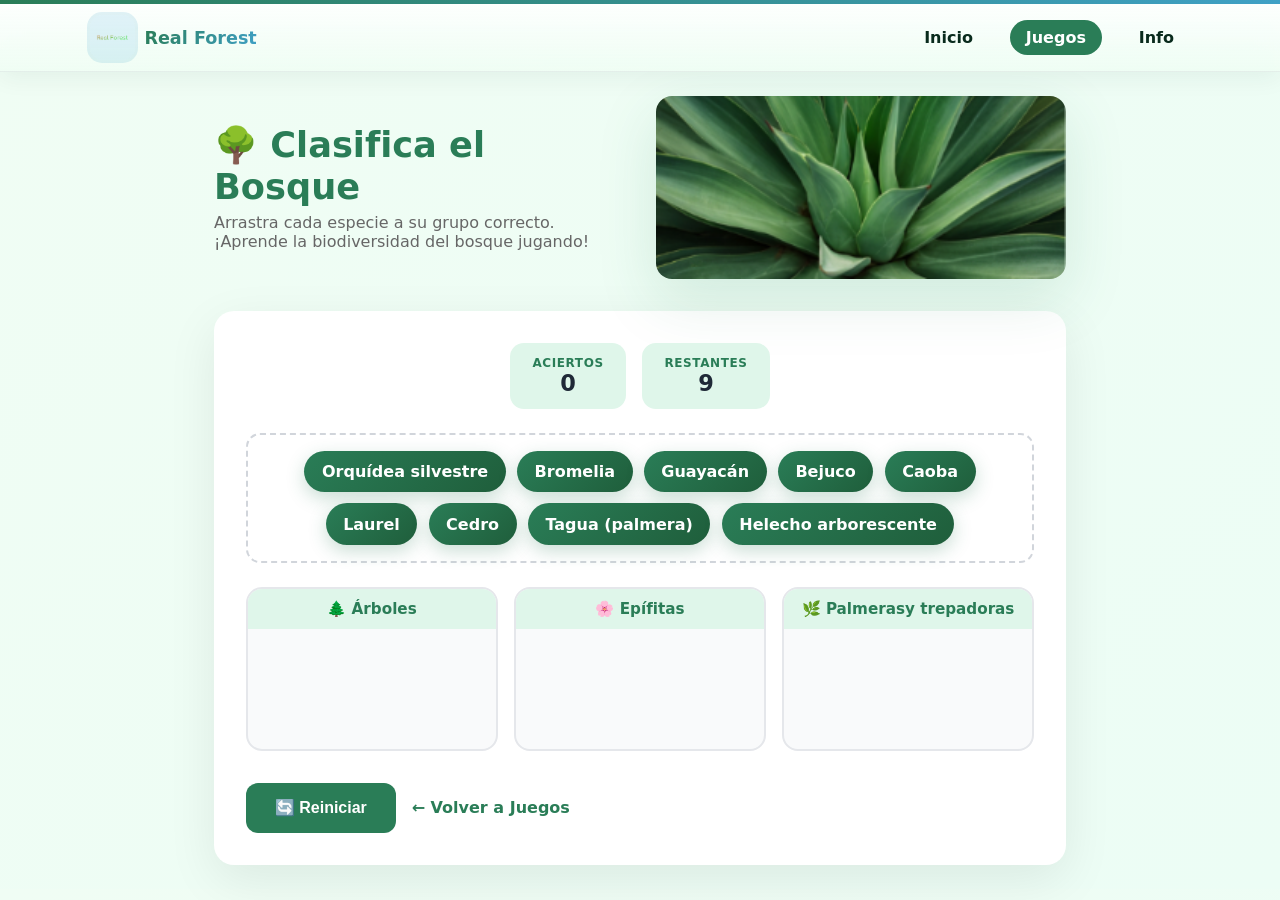
<file: juegos/juego3.html>
﻿<!doctype html>
<html lang="es">
  <head>
    <meta charset="utf-8" />
    <meta name="viewport" content="width=device-width,initial-scale=1" />
    <title>Clasifica el Bosque</title>
    <link rel="stylesheet" href="juego3.css" />
  </head>
  <body>
    <header class="main-nav">
      <div class="main-nav-inner">
        <a class="mn-brand" href="../index.html">
          <img src="../assets/cover.png" alt="Logo Real Forest" />
          <span>Real Forest</span>
        </a>
        <nav class="mn-links">
          <a href="../index.html">Inicio</a>
          <a href="juegos_page.html" class="active">Juegos</a>
          <a href="../info/info.html">Info</a>
        </nav>
      </div>
    </header>
    <div class="game-container">
      <div class="game-header">
        <div class="header-text">
          <h1>🌳 Clasifica el Bosque</h1>
          <p>Arrastra cada especie a su grupo correcto. ¡Aprende la biodiversidad del bosque jugando!</p>
        </div>
        <div class="header-img">
          <img src="../assets/captura_proyecto4.PNG" alt="Plantas del bosque" />
        </div>
      </div>

      <div class="game-box">
        <div class="stats">
          <div class="stat"><span class="stat-label">Aciertos</span><span id="score">0</span></div>
          <div class="stat"><span class="stat-label">Restantes</span><span id="remaining">0</span></div>
        </div>

        <div class="pool" id="pool"></div>

        <div class="bins" id="bins">
          <div class="bin" data-cat="arbol">
            <div class="bin-title">🌲 Árboles</div>
            <div class="bin-drop" data-cat="arbol"></div>
          </div>
          <div class="bin" data-cat="epifita">
            <div class="bin-title">🌸 Epífitas</div>
            <div class="bin-drop" data-cat="epifita"></div>
          </div>
          <div class="bin" data-cat="otra">
            <div class="bin-title">🌿 Palmerasy trepadoras</div>
            <div class="bin-drop" data-cat="otra"></div>
          </div>
        </div>

        <div class="win-message" id="winMessage">
          <h2>🎉 ¡Bosque clasificado!</h2>
          <p id="winText"></p>
        </div>

        <div class="controls">
          <button id="restartBtn" class="btn-primary">🔄 Reiniciar</button>
          <a href="juegos_page.html" class="back-link">← Volver a Juegos</a>
        </div>
      </div>
    </div>

    <script src="juego3.js"></script>
    <script src="game-guard.js"></script>
  </body>
</html>
</file>
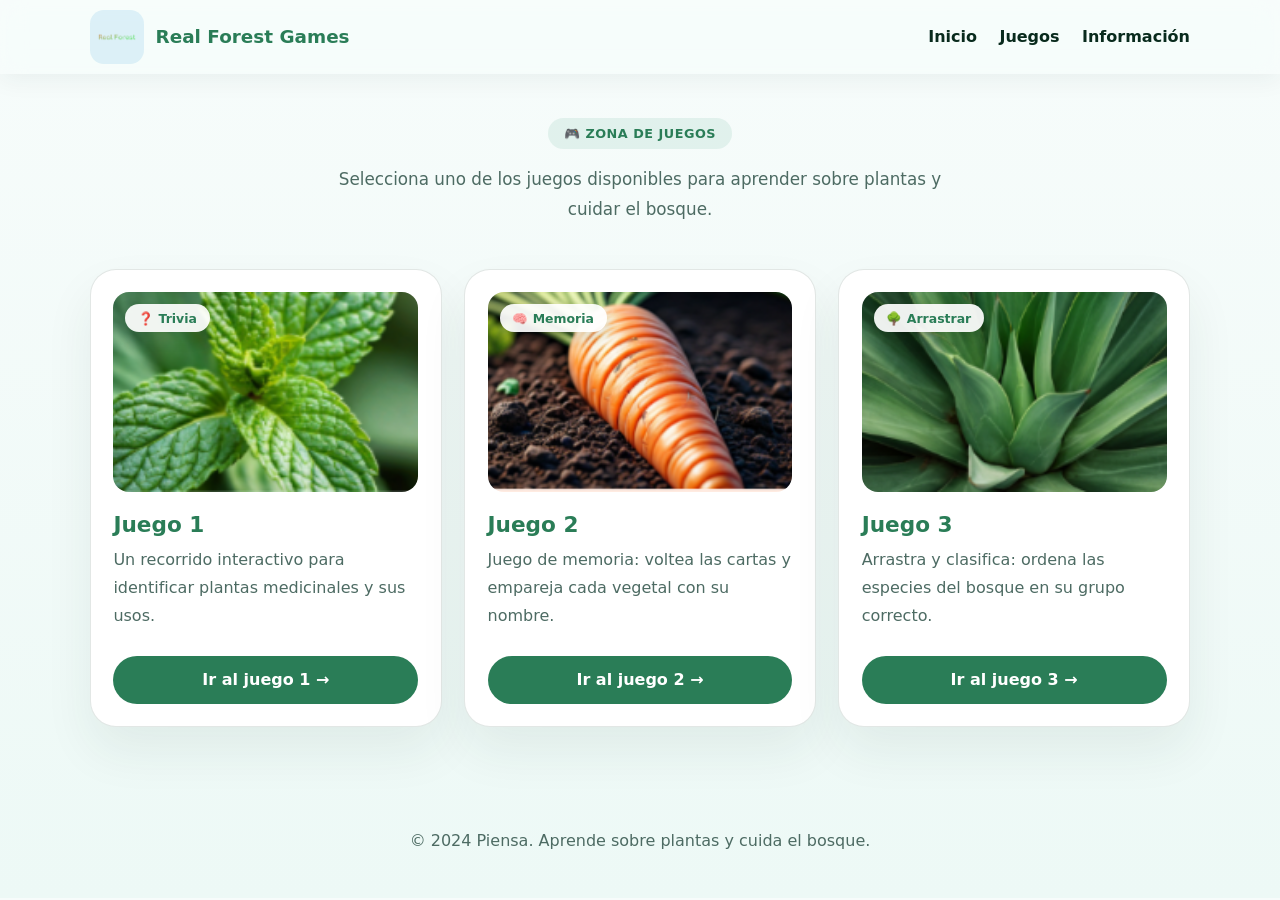
<file: juegos/juegos_page.html>
﻿<!doctype html>
<html lang="es">
  <head>
    <meta charset="UTF-8" />
    <meta name="viewport" content="width=device-width, initial-scale=1.0" />
    <title>Juegos - Piensa</title>
    <link rel="stylesheet" href="juegos_page.css" />
  </head>
  <body>
    <header class="site-header">
      <div class="container">
        <div class="header-inner">
          <div class="brand">
            <img src="../assets/cover.png" alt="Logo Piensa" class="logo" />
            <a href="../principal/principal_page.html" class="brand-name"
              >Real Forest Games</a
            >
          </div>
          <nav class="nav">
            <a href="../index.html">Inicio</a>
            <a href="juegos_page.html">Juegos</a>
            <a href="../info/info.html">Información</a>
          </nav>
        </div>
      </div>
    </header>

    <main class="games-page">
      <div class="container">
        <section class="games-hero">
          <div class="hero-heading">
            <p class="lead">
              Selecciona uno de los juegos disponibles para aprender sobre
              plantas y cuidar el bosque.
            </p>
          </div>

          <div class="games-list">
            <div class="game-card">
              <div class="game-img-wrap">
                <img
                  src="../assets/captura_proyecto2.PNG"
                  alt="Juego 1 - Plantas Medicinales"
                  class="game-image"
                />
                <span class="game-tag">❓ Trivia</span>
              </div>
              <h2>Juego 1</h2>
              <p>
                Un recorrido interactivo para identificar plantas medicinales y
                sus usos.
              </p>
              <a href="juego1.html" class="btn-primary">Ir al juego 1 →</a>
            </div>

            <div class="game-card">
              <div class="game-img-wrap">
                <img
                  src="../assets/captura_proyecto3.PNG"
                  alt="Juego 2 - Vegetales Comunes"
                  class="game-image"
                />
                <span class="game-tag">🧠 Memoria</span>
              </div>
              <h2>Juego 2</h2>
              <p>
                Juego de memoria: voltea las cartas y empareja cada vegetal con
                su nombre.
              </p>
              <a href="juego2.html" class="btn-primary">Ir al juego 2 →</a>
            </div>

            <div class="game-card">
              <div class="game-img-wrap">
                <img
                  src="../assets/captura_proyecto4.PNG"
                  alt="Juego 3 - Biodiversidad del Bosque"
                  class="game-image"
                />
                <span class="game-tag">🌳 Arrastrar</span>
              </div>
              <h2>Juego 3</h2>
              <p>
                Arrastra y clasifica: ordena las especies del bosque en su
                grupo correcto.
              </p>
              <a href="juego3.html" class="btn-primary">Ir al juego 3 →</a>
            </div>
          </div>
        </section>
      </div>
    </main>

    <footer class="site-footer">
      <div class="container">
        <p>&copy; 2024 Piensa. Aprende sobre plantas y cuida el bosque.</p>
      </div>
    </footer>
  </body>
</html>
</file>
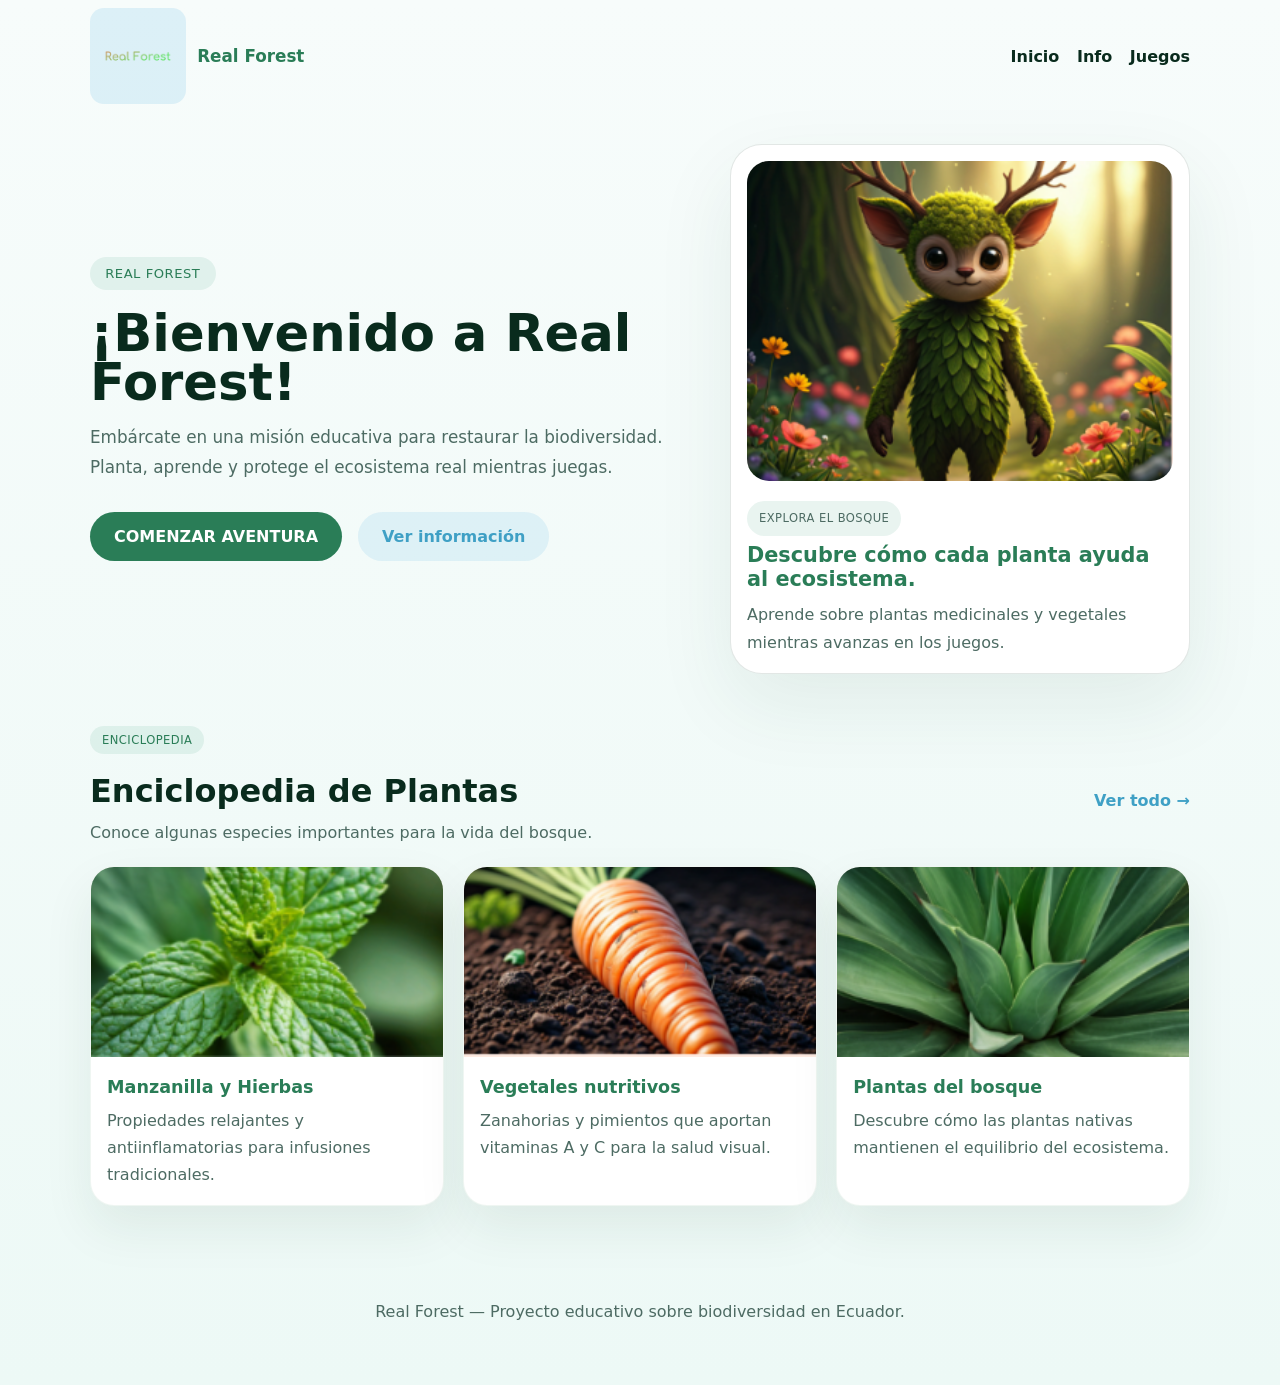
<file: principal/principal_page.html>
﻿<!doctype html>
<html lang="es">
  <head>
    <meta charset="utf-8" />
    <meta name="viewport" content="width=device-width,initial-scale=1" />
    <title>Real Forest - Inicio</title>
    <link rel="stylesheet" href="principal_page.css" />
  </head>
  <body>
    <header class="site-header">
      <div class="container header-inner">
        <div class="brand">
          <img src="../assets/cover.png" alt="Logo Piensa" class="logo" />
          <a class="brand-name" href="principal_page.html">Real Forest</a>
        </div>
        <nav class="nav">
          <a href="principal_page.html">Inicio</a>
          <a href="../info/info.html">Info</a>
          <a href="../juegos/juegos_page.html" class="btn-game">Juegos </a>
        </nav>
      </div>
    </header>

    <main class="container">
      <section class="hero">
        <div class="hero-copy">
          <span class="eyebrow">REAL FOREST</span>
          <h1>¡Bienvenido a Real Forest!</h1>
          <p class="lead">
            Embárcate en una misión educativa para restaurar la biodiversidad.
            Planta, aprende y protege el ecosistema real mientras juegas.
          </p>
          <div class="hero-actions">
            <a class="btn-primary" href="../juegos/juegos_page.html"
              >COMENZAR AVENTURA</a
            >
            <a class="btn-secondary" href="../info/info.html"
              >Ver información</a
            >
          </div>
        </div>
        <div class="hero-card">
          <img
            src="../assets/captura_proyecto.PNG"
            alt="Mascota del bosque"
            class="hero-image"
          />
          <div class="hero-card-text">
            <p class="eyebrow small">Explora el bosque</p>
            <h3>Descubre cómo cada planta ayuda al ecosistema.</h3>
            <p>
              Aprende sobre plantas medicinales y vegetales mientras avanzas en
              los juegos.
            </p>
          </div>
        </div>
      </section>

      <section class="enciclopedia">
        <div class="section-header">
          <div>
            <p class="eyebrow small">Enciclopedia</p>
            <h2>Enciclopedia de Plantas</h2>
          </div>
          <a class="link-more" href="../info/info.html">Ver todo →</a>
        </div>
        <p class="section-copy">
          Conoce algunas especies importantes para la vida del bosque.
        </p>
        <div class="card-grid">
          <article class="mini-card">
            <img
              src="../assets/captura_proyecto2.PNG"
              alt="Manzanilla y plantas medicinales"
            />
            <div class="mini-body">
              <h3>Manzanilla y Hierbas</h3>
              <p>
                Propiedades relajantes y antiinflamatorias para infusiones
                tradicionales.
              </p>
            </div>
          </article>
          <article class="mini-card">
            <img
              src="../assets/captura_proyecto3.PNG"
              alt="Zanahoria nutritiva"
            />
            <div class="mini-body">
              <h3>Vegetales nutritivos</h3>
              <p>
                Zanahorias y pimientos que aportan vitaminas A y C para la salud
                visual.
              </p>
            </div>
          </article>
          <article class="mini-card">
            <img src="../assets/captura_proyecto4.PNG" alt="Planta verde" />
            <div class="mini-body">
              <h3>Plantas del bosque</h3>
              <p>
                Descubre cómo las plantas nativas mantienen el equilibrio del
                ecosistema.
              </p>
            </div>
          </article>
        </div>
      </section>
    </main>

    <footer class="site-footer">
      <div class="container">
        <p>Real Forest — Proyecto educativo sobre biodiversidad en Ecuador.</p>
      </div>
    </footer>
  </body>
</html>
</file>
<file: index.css>
﻿:root {
  --bg: #f4fbfa;
  --surface: #ffffff;
  --surface-soft: #f4faf9;
  --text: #092b1d;
  --muted: #4d6b63;
  --accent: #2a7d57;
  --accent-dark: #1f5e3b;
  --accent-2: #3fa0c5;
  --border: rgba(22, 58, 43, 0.12);
}
* {
  box-sizing: border-box;
}
html {
  scroll-behavior: smooth;
}
body {
  margin: 0;
  font-family: Inter, system-ui, -apple-system, "Segoe UI", Roboto, Arial,
    sans-serif;
  background: linear-gradient(180deg, #f7fcfb 0%, #edf9f6 100%);
  color: var(--text);
  overflow-x: hidden;
}
.container {
  width: min(1100px, calc(100% - 2rem));
  margin: 0 auto;
}

/* ---------- Header ---------- */
.site-header {
  position: sticky;
  top: 0;
  z-index: 50;
  padding: 0.5rem 0;
  background: rgba(247, 252, 251, 0.7);
  backdrop-filter: saturate(180%) blur(12px);
  -webkit-backdrop-filter: saturate(180%) blur(12px);
  transition: box-shadow 0.3s ease, background 0.3s ease;
}
.site-header.scrolled {
  box-shadow: 0 8px 30px rgba(22, 58, 43, 0.1);
  background: rgba(247, 252, 251, 0.9);
}
.header-inner {
  display: flex;
  align-items: center;
  justify-content: space-between;
  gap: 1rem;
}
.brand {
  display: flex;
  align-items: center;
  gap: 0.7rem;
}
.logo {
  display: inline-flex;
  width: 3.4rem;
  height: 3.4rem;
  align-items: center;
  justify-content: center;
  border-radius: 14px;
  background: rgba(58, 160, 216, 0.14);
  object-fit: contain;
  flex-shrink: 0;
  transition: transform 0.3s ease;
}
.logo:hover {
  transform: rotate(-6deg) scale(1.05);
}
.brand-name {
  color: var(--accent);
  font-weight: 800;
  text-decoration: none;
  font-size: 1.15rem;
}
.nav {
  display: flex;
  align-items: center;
  gap: 1.4rem;
}
.nav a {
  color: var(--text);
  text-decoration: none;
  font-weight: 600;
  position: relative;
}
.nav a:not(.btn-game)::after {
  content: "";
  position: absolute;
  left: 0;
  bottom: -6px;
  width: 0;
  height: 2px;
  background: var(--accent);
  transition: width 0.3s ease;
}
.nav a:not(.btn-game):hover::after {
  width: 100%;
}
.btn-game {
  padding: 0.55rem 1.1rem;
  border-radius: 999px;
  background: var(--accent);
  color: #fff !important;
  transition: transform 0.2s ease, box-shadow 0.2s ease;
}
.btn-game:hover {
  transform: translateY(-2px);
  box-shadow: 0 10px 24px rgba(42, 125, 87, 0.3);
}
.nav-toggle {
  display: none;
  flex-direction: column;
  gap: 5px;
  background: none;
  border: none;
  cursor: pointer;
  padding: 6px;
}
.nav-toggle span {
  width: 26px;
  height: 3px;
  background: var(--accent);
  border-radius: 2px;
  transition: transform 0.3s ease, opacity 0.3s ease;
}

/* ---------- Hero ---------- */
.hero {
  position: relative;
  padding: 3rem 0 3.5rem;
  overflow: hidden;
}
.hero-bg {
  position: absolute;
  inset: 0;
  pointer-events: none;
  z-index: 0;
}
.blob {
  position: absolute;
  border-radius: 50%;
  filter: blur(60px);
  opacity: 0.5;
}
.blob-1 {
  width: 420px;
  height: 420px;
  background: rgba(63, 160, 197, 0.25);
  top: -120px;
  right: -80px;
  animation: float-blob 12s ease-in-out infinite;
}
.blob-2 {
  width: 360px;
  height: 360px;
  background: rgba(42, 125, 87, 0.22);
  bottom: -140px;
  left: -100px;
  animation: float-blob 14s ease-in-out infinite reverse;
}
@keyframes float-blob {
  0%, 100% { transform: translate(0, 0); }
  50% { transform: translate(30px, 40px); }
}
.leaf {
  position: absolute;
  font-size: 1.8rem;
  opacity: 0.7;
  animation: floaty 7s ease-in-out infinite;
}
.leaf-1 { top: 18%; left: 8%; animation-delay: 0s; }
.leaf-2 { top: 60%; left: 15%; font-size: 2.4rem; animation-delay: 1.5s; }
.leaf-3 { top: 25%; right: 12%; animation-delay: 0.8s; }
.leaf-4 { bottom: 18%; right: 20%; font-size: 2.2rem; animation-delay: 2.2s; }
@keyframes floaty {
  0%, 100% { transform: translateY(0) rotate(0deg); }
  50% { transform: translateY(-18px) rotate(10deg); }
}
.hero-inner {
  position: relative;
  z-index: 1;
  display: grid;
  grid-template-columns: minmax(0, 1fr) 460px;
  gap: 2.5rem;
  align-items: center;
}
.hero-copy {
  max-width: 620px;
}
.eyebrow {
  display: inline-flex;
  align-items: center;
  gap: 0.4rem;
  padding: 0.55rem 0.95rem;
  border-radius: 999px;
  background: rgba(45, 148, 105, 0.1);
  color: var(--accent);
  font-size: 0.82rem;
  letter-spacing: 0.04em;
  text-transform: uppercase;
  font-weight: 700;
}
.small {
  font-size: 0.72rem;
  padding: 0.45rem 0.75rem;
}
.hero-copy h1 {
  margin: 1.2rem 0 1rem;
  font-size: clamp(2.6rem, 5vw, 4.2rem);
  line-height: 1;
  font-weight: 800;
}
.grad-text {
  background: linear-gradient(120deg, var(--accent) 0%, var(--accent-2) 100%);
  -webkit-background-clip: text;
  background-clip: text;
  -webkit-text-fill-color: transparent;
}
.lead {
  margin: 0;
  max-width: 44rem;
  color: var(--muted);
  font-size: 1.08rem;
  line-height: 1.8;
}
.hero-actions {
  display: flex;
  flex-wrap: wrap;
  gap: 1rem;
  margin-top: 1.8rem;
}
.btn-primary,
.btn-secondary {
  display: inline-flex;
  align-items: center;
  gap: 0.5rem;
  padding: 0.95rem 1.6rem;
  border-radius: 999px;
  text-decoration: none;
  font-weight: 700;
  transition: transform 0.2s ease, box-shadow 0.2s ease, background 0.2s ease;
}
.btn-primary {
  background: var(--accent);
  color: white;
  box-shadow: 0 10px 26px rgba(42, 125, 87, 0.25);
}
.btn-primary:hover {
  background: var(--accent-dark);
  transform: translateY(-3px);
  box-shadow: 0 16px 34px rgba(42, 125, 87, 0.35);
}
.btn-primary .arrow {
  transition: transform 0.2s ease;
}
.btn-primary:hover .arrow {
  transform: translateX(4px);
}
.btn-secondary {
  background: rgba(58, 160, 216, 0.12);
  color: var(--accent-2);
}
.btn-secondary:hover {
  background: rgba(58, 160, 216, 0.22);
  transform: translateY(-3px);
}
.hero-stats {
  display: flex;
  gap: 2.2rem;
  margin-top: 2.4rem;
}
.stat-item {
  display: flex;
  flex-direction: column;
}
.stat-num {
  font-size: 2rem;
  font-weight: 800;
  color: var(--accent);
  line-height: 1;
}
.stat-label {
  font-size: 0.85rem;
  color: var(--muted);
  margin-top: 0.3rem;
}

.hero-card {
  background: var(--surface);
  border: 1px solid var(--border);
  border-radius: 32px;
  padding: 1rem;
  box-shadow: 0 30px 80px rgba(31, 72, 55, 0.12);
  transition: transform 0.4s ease;
}
.hero-card:hover {
  transform: translateY(-6px);
}
.hero-image-wrap {
  position: relative;
}
.hero-image {
  width: 100%;
  height: 320px;
  object-fit: cover;
  border-radius: 22px;
  display: block;
  animation: gentle-float 6s ease-in-out infinite;
}
@keyframes gentle-float {
  0%, 100% { transform: translateY(0); }
  50% { transform: translateY(-8px); }
}
.badge-float {
  position: absolute;
  bottom: 14px;
  left: 14px;
  background: rgba(255, 255, 255, 0.92);
  color: var(--accent);
  font-weight: 700;
  padding: 0.5rem 0.9rem;
  border-radius: 999px;
  box-shadow: 0 8px 20px rgba(0, 0, 0, 0.12);
  font-size: 0.9rem;
}
.hero-card-text {
  margin-top: 1rem;
  padding: 0 0.5rem 0.5rem;
}
.hero-card-text h3 {
  margin: 0.45rem 0 0.65rem;
  font-size: 1.3rem;
  color: var(--accent);
}
.hero-card-text p {
  margin: 0;
  color: var(--muted);
  line-height: 1.75;
}

/* ---------- Features ---------- */
.features {
  display: grid;
  grid-template-columns: repeat(3, 1fr);
  gap: 1.2rem;
  margin: 1rem auto 3.5rem;
}
.feature-card {
  background: var(--surface);
  border: 1px solid rgba(52, 135, 94, 0.1);
  border-radius: 22px;
  padding: 1.8rem 1.5rem;
  text-align: center;
  box-shadow: 0 18px 44px rgba(22, 58, 43, 0.06);
  transition: transform 0.3s ease, box-shadow 0.3s ease;
}
.feature-card:hover {
  transform: translateY(-8px);
  box-shadow: 0 26px 60px rgba(22, 58, 43, 0.12);
}
.feature-icon {
  font-size: 2.6rem;
  margin-bottom: 0.6rem;
}
.feature-card h3 {
  margin: 0 0 0.5rem;
  color: var(--accent);
  font-size: 1.2rem;
}
.feature-card p {
  margin: 0;
  color: var(--muted);
  line-height: 1.7;
}

/* ---------- Enciclopedia ---------- */
.enciclopedia {
  margin-bottom: 3.5rem;
}
.section-header {
  display: flex;
  align-items: flex-end;
  justify-content: space-between;
  gap: 1rem;
}
.section-header h2 {
  margin: 0.4rem 0 0;
  font-size: 2rem;
  color: var(--text);
}
.link-more {
  text-decoration: none;
  color: var(--accent-2);
  font-weight: 700;
  transition: transform 0.2s ease;
}
.link-more:hover {
  transform: translateX(4px);
}
.section-copy {
  margin: 0.8rem 0 1.5rem;
  color: var(--muted);
  max-width: 44rem;
}
.card-grid {
  display: grid;
  grid-template-columns: repeat(3, minmax(0, 1fr));
  gap: 1.2rem;
}
.mini-card {
  background: var(--surface);
  border-radius: 24px;
  overflow: hidden;
  box-shadow: 0 22px 50px rgba(22, 58, 43, 0.08);
  border: 1px solid rgba(52, 135, 94, 0.08);
  transition: transform 0.3s ease, box-shadow 0.3s ease;
}
.mini-card:hover {
  transform: translateY(-8px);
  box-shadow: 0 30px 64px rgba(22, 58, 43, 0.15);
}
.mini-img {
  overflow: hidden;
}
.mini-card img {
  width: 100%;
  height: 190px;
  object-fit: cover;
  display: block;
  transition: transform 0.5s ease;
}
.mini-card:hover img {
  transform: scale(1.08);
}
.mini-body {
  padding: 1.1rem;
}
.mini-body h3 {
  margin: 0 0 0.65rem;
  font-size: 1.1rem;
  color: var(--accent);
}
.mini-body p {
  margin: 0;
  color: var(--muted);
  line-height: 1.7;
}

/* ---------- CTA ---------- */
.cta-band {
  background: linear-gradient(120deg, var(--accent) 0%, var(--accent-dark) 100%);
  color: #fff;
  padding: 3.2rem 0;
  margin-bottom: 0;
}
.cta-inner {
  text-align: center;
}
.cta-inner h2 {
  margin: 0 0 0.6rem;
  font-size: clamp(1.6rem, 3vw, 2.2rem);
}
.cta-inner p {
  margin: 0 0 1.6rem;
  opacity: 0.9;
}
.cta-band .btn-primary {
  background: #fff;
  color: var(--accent);
}
.cta-band .btn-primary:hover {
  background: #eafaf3;
}

/* ---------- Footer ---------- */
.site-footer {
  padding: 2rem 0 3rem;
  color: var(--muted);
  text-align: center;
}

/* ---------- Scroll reveal ---------- */
.reveal {
  opacity: 0;
  transform: translateY(28px);
  transition: opacity 0.7s ease, transform 0.7s ease;
}
.reveal.visible {
  opacity: 1;
  transform: translateY(0);
}

/* ---------- Responsive ---------- */
@media (max-width: 940px) {
  .hero-inner {
    grid-template-columns: 1fr;
  }
  .features {
    grid-template-columns: 1fr;
  }
  .card-grid {
    grid-template-columns: 1fr 1fr;
  }
}
@media (max-width: 640px) {
  .nav-toggle {
    display: flex;
  }
  .nav {
    position: absolute;
    top: 100%;
    right: 1rem;
    left: 1rem;
    flex-direction: column;
    align-items: stretch;
    gap: 0.8rem;
    background: var(--surface);
    padding: 1rem;
    border-radius: 18px;
    box-shadow: 0 20px 50px rgba(22, 58, 43, 0.15);
    transform: translateY(-10px);
    opacity: 0;
    pointer-events: none;
    transition: opacity 0.25s ease, transform 0.25s ease;
  }
  .nav.open {
    opacity: 1;
    transform: translateY(0);
    pointer-events: auto;
  }
  .btn-game {
    text-align: center;
  }
  .hero-image {
    height: 260px;
  }
  .hero-actions {
    flex-direction: column;
    align-items: stretch;
  }
  .hero-stats {
    justify-content: space-between;
    gap: 1rem;
  }
  .card-grid {
    grid-template-columns: 1fr;
  }
  .section-header {
    flex-direction: column;
    align-items: flex-start;
  }
}
</file>
<file: info/info.css>
/* ── Variables ── */
      :root {
        --green-dark:  #1a3a2a;
        --green-mid:   #2d6a4f;
        --green-light: #52b788;
        --green-pale:  #d8f3dc;
        --cream:       #f8f4ee;
        --text-main:   #1c2b22;
        --text-muted:  #4a6355;
        --border:      rgba(45,106,79,0.15);
        --shadow:      0 2px 12px rgba(26,58,42,0.10);
      }

      *, *::before, *::after { box-sizing: border-box; margin: 0; padding: 0; }

      body {
        background: var(--cream);
        color: var(--text-main);
        font-family: 'Georgia', serif;
        font-size: 16px;
        line-height: 1.7;
      }

      /* ── Navbar ── */
      .main-nav {
        background: #e8f0ee;
        position: sticky;
        top: 0;
        z-index: 100;
        border-bottom: 1px solid rgba(0,0,0,0.08);
        box-shadow: 0 1px 4px rgba(0,0,0,0.06);
      }

      .main-nav-inner {
        max-width: 1100px;
        margin: 0 auto;
        padding: 10px 32px;
        display: flex;
        align-items: center;
        justify-content: space-between;
      }
      .mn-brand {
        display: flex;
        align-items: center;
        gap: 10px;
        text-decoration: none;
        color: var(--green-dark);
        font-size: 18px;
        font-weight: 700;
      }
      .mn-brand img {
        height: 36px;
        border-radius: 10px;
        background: #c8ddd8;
        padding: 4px;
        object-fit: contain;
      }
      .mn-links {
        display: flex;
        align-items: center;
        gap: 8px;
      }
      .mn-links a {
        color: var(--text-main);
        text-decoration: none;
        font-family: system-ui, sans-serif;
        font-size: 15px;
        font-weight: 600;
        padding: 6px 14px;
        border-radius: 99px;
        transition: background 0.2s, color 0.2s;
      }
      .mn-links a:hover {
        background: rgba(45,106,79,0.1);
        color: var(--green-dark);
      }

      .mn-links a.active {
        background: var(--green-mid);
        color: white;
      }

      .mn-links a.active:hover {
        background: var(--green-dark);
        color: white;
      }

      /* ── Hero header ── */
      .site-header {
        background: linear-gradient(135deg, var(--green-dark) 0%, var(--green-mid) 100%);
        color: white;
        padding: 64px 32px;
        text-align: center;
      }
      .site-header h1 {
        font-size: clamp(26px, 4vw, 42px);
        font-weight: bold;
        letter-spacing: -0.5px;
        margin-bottom: 12px;
      }
      .site-header .subtitle {
        font-size: 16px;
        color: var(--green-pale);
        font-style: italic;
      }

      /* ── Layout ── */
      .container { max-width: 1100px; margin: 0 auto; padding: 0 32px; }

      main.container { padding-top: 56px; padding-bottom: 80px; }

      /* ── Sección ── */
      .section-block {
        margin-bottom: 72px;
      }

      .section-intro {
        background: white;
        border-left: 4px solid var(--green-light);
        border-radius: 0 12px 12px 0;
        padding: 24px 28px;
        margin-bottom: 32px;
        box-shadow: var(--shadow);
      }
      .section-intro h2 {
        font-size: 26px;
        color: var(--green-dark);
        margin-bottom: 10px;
      }
      .section-intro p {
        color: var(--text-muted);
        font-size: 15px;
      }

      /* ── Grid de cards ── */
      .cards-grid {
        display: grid;
        grid-template-columns: repeat(auto-fill, minmax(280px, 1fr));
        gap: 20px;
      }

      /* ── Card individual ── */
      .plant-card {
        background: white;
        border: 1px solid var(--border);
        border-radius: 14px;
        padding: 22px 20px;
        box-shadow: var(--shadow);
        transition: transform 0.2s, box-shadow 0.2s, border-color 0.2s;
        display: flex;
        flex-direction: column;
        gap: 10px;
      }
      .plant-card:hover {
        transform: translateY(-4px);
        box-shadow: 0 8px 24px rgba(26,58,42,0.15);
        border-color: var(--green-light);
      }

      .plant-card .card-icon {
        font-size: 28px;
        line-height: 1;
      }

      .plant-card h3 {
        font-size: 16px;
        font-weight: bold;
        color: var(--green-dark);
        line-height: 1.3;
      }

      .plant-card .card-tag {
        display: inline-block;
        font-size: 11px;
        font-weight: 600;
        font-family: system-ui, sans-serif;
        text-transform: uppercase;
        letter-spacing: 1px;
        color: var(--green-mid);
        background: var(--green-pale);
        padding: 2px 8px;
        border-radius: 99px;
        width: fit-content;
      }

      .plant-card .card-section {
        margin-top: 4px;
      }
      .plant-card .card-section strong {
        display: block;
        font-size: 12px;
        font-family: system-ui, sans-serif;
        text-transform: uppercase;
        letter-spacing: 0.5px;
        color: var(--green-mid);
        margin-bottom: 2px;
      }
      .plant-card .card-section p {
        font-size: 14px;
        color: var(--text-muted);
        line-height: 1.6;
      }

      /* ── Lista vegetales (usa mismas cards) ── */
      .veg-tag { background: #fff3cd; color: #7a5800; }

      /* ── Cards bosque ── */
      .bosque-tag { background: #e8f4f8; color: #1a4a6a; }

      /* ── Footer de notas ── */
      footer.notes {
        margin-top: 48px;
        padding: 24px 28px;
        background: var(--green-dark);
        color: var(--green-pale);
        border-radius: 12px;
        font-size: 14px;
        text-align: center;
        font-style: italic;
      }

      /* ── Responsive ── */
      @media (max-width: 640px) {
        .main-nav-inner {
          padding: 10px 16px;
          flex-wrap: wrap;
          gap: 8px;
        }
        .mn-links { gap: 4px; }
        .mn-links a { font-size: 13px; padding: 5px 10px; }
      }
</file>
<file: juegos/juego1.css>
:root {
  --accent: #2a7d57;
  --accent-light: #dff6ea;
  --correct: #4ade80;
  --wrong: #ef4444;
}
* {
  box-sizing: border-box;
}
body {
  background: linear-gradient(135deg, #f0fdf4 0%, #ecfdf5 100%);
  font-family:
    Inter,
    system-ui,
    -apple-system,
    "Segoe UI",
    Roboto,
    Arial,
    sans-serif;
  margin: 0;
}
.quiz-container {
  max-width: 900px;
  margin: 0 auto;
  padding: 1.5rem;
}
.quiz-header {
  display: grid;
  grid-template-columns: 1fr 1fr;
  gap: 2rem;
  align-items: center;
  margin-bottom: 2rem;
  animation: fadeUp 0.6s ease;
}
.badge {
  display: inline-flex;
  align-items: center;
  padding: 0.4rem 0.9rem;
  border-radius: 999px;
  background: rgba(42, 125, 87, 0.12);
  color: var(--accent);
  font-size: 0.78rem;
  font-weight: 700;
  letter-spacing: 0.04em;
  text-transform: uppercase;
  margin-bottom: 0.8rem;
}
.header-text h1 {
  margin: 0;
  font-size: 2.2rem;
  color: var(--accent);
}
.progress {
  height: 8px;
  background: #e5e7eb;
  border-radius: 999px;
  overflow: hidden;
  margin-bottom: 1.4rem;
}
.progress-bar {
  height: 100%;
  width: 0;
  background: linear-gradient(90deg, var(--accent) 0%, #4ade80 100%);
  border-radius: 999px;
  transition: width 0.4s ease;
}
.header-text p {
  margin: 0.4rem 0 0;
  color: #666;
  font-size: 1rem;
}
.header-img {
  border-radius: 16px;
  overflow: hidden;
  box-shadow: 0 20px 60px rgba(42, 125, 87, 0.15);
}
.header-img img {
  width: 100%;
  height: auto;
  display: block;
}
.quiz-box {
  background: white;
  border-radius: 20px;
  padding: 2rem;
  box-shadow: 0 15px 50px rgba(0, 0, 0, 0.08);
  animation: fadeUp 0.6s ease 0.1s both;
}
@keyframes fadeUp {
  from {
    opacity: 0;
    transform: translateY(18px);
  }
  to {
    opacity: 1;
    transform: translateY(0);
  }
}
.header-img {
  animation: fadeUp 0.6s ease 0.05s both;
}
.question-num {
  font-size: 0.9rem;
  color: var(--accent);
  font-weight: 700;
  letter-spacing: 0.05em;
  text-transform: uppercase;
}
.question {
  font-size: 1.4rem;
  margin: 1rem 0 1.5rem;
  color: #1f2937;
  font-weight: 600;
}
.answers {
  display: flex;
  flex-direction: column;
  gap: 0.8rem;
}
.question {
  animation: fadeUp 0.4s ease;
}
.answer {
  padding: 1rem 1.2rem;
  border-radius: 14px;
  border: 2px solid #e5e7eb;
  background: #f9fafb;
  cursor: pointer;
  font-size: 1.05rem;
  font-weight: 500;
  transition: all 0.3s ease;
  animation: slideIn 0.4s ease both;
}
.answer:nth-child(1) { animation-delay: 0.05s; }
.answer:nth-child(2) { animation-delay: 0.12s; }
.answer:nth-child(3) { animation-delay: 0.19s; }
.answer:nth-child(4) { animation-delay: 0.26s; }
@keyframes slideIn {
  from {
    opacity: 0;
    transform: translateX(-12px);
  }
  to {
    opacity: 1;
    transform: translateX(0);
  }
}
.answer:hover {
  border-color: var(--accent);
  background: rgba(42, 125, 87, 0.03);
}
.answer.correct {
  background: var(--correct);
  color: white;
  border-color: var(--correct);
}
.answer.wrong {
  background: var(--wrong);
  color: white;
  border-color: var(--wrong);
}
.controls {
  margin-top: 2rem;
  display: flex;
  gap: 1rem;
  flex-wrap: wrap;
}
.btn-primary,
.btn-secondary {
  padding: 0.95rem 1.8rem;
  border-radius: 12px;
  font-weight: 700;
  border: none;
  cursor: pointer;
  font-size: 1rem;
}
.btn-primary {
  background: var(--accent);
  color: white;
}
.btn-primary:hover {
  background: #1f5e3b;
}
.btn-secondary {
  background: var(--accent-light);
  color: var(--accent);
}
.btn-secondary:hover {
  background: #c8ebe2;
}
.back-link {
  display: inline-flex;
  align-items: center;
  gap: 0.5rem;
  text-decoration: none;
  color: var(--accent);
  font-weight: 600;
}
.score {
  margin-top: 1.5rem;
  padding: 1rem;
  background: var(--accent-light);
  border-radius: 12px;
  color: var(--accent);
  font-weight: 600;
}
@media (max-width: 768px) {
  .quiz-header {
    grid-template-columns: 1fr;
  }
  .question {
    font-size: 1.2rem;
  }
  .answer {
    padding: 0.85rem 1rem;
  }
}

/* ---------- Barra de navegación global ---------- */
.main-nav {
  position: sticky;
  top: 0;
  z-index: 100;
  background: rgba(247, 252, 251, 0.85);
  backdrop-filter: saturate(180%) blur(12px);
  -webkit-backdrop-filter: saturate(180%) blur(12px);
  box-shadow: 0 6px 24px rgba(22, 58, 43, 0.06);
}
.main-nav-inner {
  width: min(1100px, calc(100% - 2rem));
  margin: 0 auto;
  display: flex;
  align-items: center;
  justify-content: space-between;
  gap: 1rem;
  padding: 0.6rem 0;
}
.mn-brand {
  display: flex;
  align-items: center;
  gap: 0.6rem;
  text-decoration: none;
  color: #2a7d57;
  font-weight: 800;
  font-size: 1.1rem;
}
.mn-brand img {
  width: 2.8rem;
  height: 2.8rem;
  border-radius: 12px;
  background: rgba(58, 160, 216, 0.14);
  object-fit: contain;
  transition: transform 0.3s ease;
}
.mn-brand:hover img {
  transform: rotate(-6deg) scale(1.05);
}
.mn-links {
  display: flex;
  align-items: center;
  gap: 1.3rem;
}
.mn-links a {
  color: #092b1d;
  text-decoration: none;
  font-weight: 600;
  position: relative;
}
.mn-links a::after {
  content: "";
  position: absolute;
  left: 0;
  bottom: -6px;
  width: 0;
  height: 2px;
  background: #2a7d57;
  transition: width 0.3s ease;
}
.mn-links a:hover::after {
  width: 100%;
}
@media (max-width: 640px) {
  .mn-links {
    gap: 0.9rem;
    font-size: 0.95rem;
  }
  .mn-brand span {
    display: none;
  }
}

/* ---------- Header mejorado ---------- */
.main-nav {
  background: linear-gradient(180deg, rgba(255, 255, 255, 0.92), rgba(240, 253, 244, 0.82));
  border-bottom: 1px solid rgba(42, 125, 87, 0.12);
}
.main-nav::before {
  content: "";
  display: block;
  height: 4px;
  width: 100%;
  background: linear-gradient(90deg, #2a7d57 0%, #3fa0c5 50%, #4ade80 100%);
  background-size: 200% 100%;
  animation: nav-sheen 6s linear infinite;
}
@keyframes nav-sheen {
  0% { background-position: 0% 0; }
  100% { background-position: 200% 0; }
}
.main-nav-inner {
  padding: 0.7rem 0;
}
.mn-brand img {
  box-shadow: 0 0 0 3px rgba(63, 160, 197, 0.15);
}
.mn-brand span {
  background: linear-gradient(120deg, #2a7d57, #3fa0c5);
  -webkit-background-clip: text;
  background-clip: text;
  -webkit-text-fill-color: transparent;
}
.mn-links a {
  padding: 0.5rem 1rem;
  border-radius: 999px;
  transition: background 0.25s ease, color 0.25s ease, transform 0.2s ease;
}
.mn-links a::after { display: none; }
.mn-links a:hover {
  background: rgba(42, 125, 87, 0.1);
  transform: translateY(-2px);
}
.mn-links a.active {
  background: #2a7d57;
  color: #fff;
}
.mn-links a.active:hover {
  background: #1f5e3b;
  color: #fff;
}
</file>
<file: juegos/juego2.css>
:root {
  --accent: #2a7d57;
  --accent-light: #dff6ea;
  --correct: #4ade80;
  --wrong: #ef4444;
}
* {
  box-sizing: border-box;
}
body {
  background: linear-gradient(135deg, #f0fdf4 0%, #ecfdf5 100%);
  font-family: Inter, system-ui, -apple-system, "Segoe UI", Roboto, Arial,
    sans-serif;
  margin: 0;
}
.game-container {
  max-width: 900px;
  margin: 0 auto;
  padding: 1.5rem;
}
.game-header {
  display: grid;
  grid-template-columns: 1fr 1fr;
  gap: 2rem;
  align-items: center;
  margin-bottom: 2rem;
}
.header-text h1 {
  margin: 0;
  font-size: 2.2rem;
  color: var(--accent);
}
.header-text p {
  margin: 0.4rem 0 0;
  color: #666;
  font-size: 1rem;
}
.header-img {
  border-radius: 16px;
  overflow: hidden;
  box-shadow: 0 20px 60px rgba(42, 125, 87, 0.15);
}
.header-img img {
  width: 100%;
  height: auto;
  display: block;
}
.game-box {
  background: white;
  border-radius: 20px;
  padding: 2rem;
  box-shadow: 0 15px 50px rgba(0, 0, 0, 0.08);
}
.stats {
  display: flex;
  justify-content: center;
  gap: 1rem;
  margin-bottom: 1.8rem;
  flex-wrap: wrap;
}
.stat {
  background: var(--accent-light);
  border-radius: 14px;
  padding: 0.8rem 1.4rem;
  display: flex;
  flex-direction: column;
  align-items: center;
  min-width: 100px;
}
.stat-label {
  font-size: 0.75rem;
  text-transform: uppercase;
  letter-spacing: 0.05em;
  color: var(--accent);
  font-weight: 700;
}
.stat span:last-child {
  font-size: 1.4rem;
  font-weight: 800;
  color: #1f2937;
}

.board {
  display: grid;
  grid-template-columns: repeat(4, 1fr);
  gap: 1rem;
  perspective: 1000px;
}
.card {
  aspect-ratio: 3 / 4;
  position: relative;
  cursor: pointer;
  transform-style: preserve-3d;
  transition: transform 0.5s cubic-bezier(0.4, 0.2, 0.2, 1);
}
.card.flipped,
.card.matched {
  transform: rotateY(180deg);
}
.card-face {
  position: absolute;
  inset: 0;
  border-radius: 14px;
  display: flex;
  align-items: center;
  justify-content: center;
  backface-visibility: hidden;
  -webkit-backface-visibility: hidden;
  font-weight: 700;
  padding: 0.5rem;
  text-align: center;
}
.card-front {
  background: linear-gradient(135deg, var(--accent) 0%, #1f5e3b 100%);
  color: white;
  font-size: 2rem;
}
.card-back {
  background: #f9fafb;
  border: 2px solid #e5e7eb;
  transform: rotateY(180deg);
  font-size: 2.4rem;
}
.card-back.text {
  font-size: 1.05rem;
  color: #1f2937;
}
.card.matched .card-back {
  border-color: var(--correct);
  background: #ecfdf5;
  animation: pop 0.4s ease;
}
@keyframes pop {
  0% {
    transform: rotateY(180deg) scale(1);
  }
  50% {
    transform: rotateY(180deg) scale(1.12);
  }
  100% {
    transform: rotateY(180deg) scale(1);
  }
}
.card.wrong .card-back {
  animation: shake 0.4s ease;
  border-color: var(--wrong);
}
@keyframes shake {
  0%, 100% { transform: rotateY(180deg) translateX(0); }
  25% { transform: rotateY(180deg) translateX(-6px); }
  75% { transform: rotateY(180deg) translateX(6px); }
}

.win-message {
  display: none;
  text-align: center;
  margin-top: 1.8rem;
  padding: 1.5rem;
  background: var(--accent-light);
  border-radius: 16px;
  animation: fadeUp 0.5s ease;
}
.win-message.show {
  display: block;
}
.win-message h2 {
  margin: 0 0 0.5rem;
  color: var(--accent);
}
.win-message p {
  margin: 0;
  color: #1f2937;
  font-weight: 600;
}
@keyframes fadeUp {
  from {
    opacity: 0;
    transform: translateY(15px);
  }
  to {
    opacity: 1;
    transform: translateY(0);
  }
}

.controls {
  margin-top: 2rem;
  display: flex;
  gap: 1rem;
  flex-wrap: wrap;
  align-items: center;
}
.btn-primary {
  padding: 0.95rem 1.8rem;
  border-radius: 12px;
  font-weight: 700;
  border: none;
  cursor: pointer;
  font-size: 1rem;
  background: var(--accent);
  color: white;
}
.btn-primary:hover {
  background: #1f5e3b;
}
.back-link {
  display: inline-flex;
  align-items: center;
  gap: 0.5rem;
  text-decoration: none;
  color: var(--accent);
  font-weight: 600;
}
@media (max-width: 768px) {
  .game-header {
    grid-template-columns: 1fr;
  }
  .board {
    gap: 0.6rem;
  }
  .card-front {
    font-size: 1.5rem;
  }
  .card-back {
    font-size: 1.8rem;
  }
  .card-back.text {
    font-size: 0.85rem;
  }
}

/* ---------- Barra de navegación global ---------- */
.main-nav {
  position: sticky;
  top: 0;
  z-index: 100;
  background: rgba(247, 252, 251, 0.85);
  backdrop-filter: saturate(180%) blur(12px);
  -webkit-backdrop-filter: saturate(180%) blur(12px);
  box-shadow: 0 6px 24px rgba(22, 58, 43, 0.06);
}
.main-nav-inner {
  width: min(1100px, calc(100% - 2rem));
  margin: 0 auto;
  display: flex;
  align-items: center;
  justify-content: space-between;
  gap: 1rem;
  padding: 0.6rem 0;
}
.mn-brand {
  display: flex;
  align-items: center;
  gap: 0.6rem;
  text-decoration: none;
  color: #2a7d57;
  font-weight: 800;
  font-size: 1.1rem;
}
.mn-brand img {
  width: 2.8rem;
  height: 2.8rem;
  border-radius: 12px;
  background: rgba(58, 160, 216, 0.14);
  object-fit: contain;
  transition: transform 0.3s ease;
}
.mn-brand:hover img {
  transform: rotate(-6deg) scale(1.05);
}
.mn-links {
  display: flex;
  align-items: center;
  gap: 1.3rem;
}
.mn-links a {
  color: #092b1d;
  text-decoration: none;
  font-weight: 600;
  position: relative;
}
.mn-links a::after {
  content: "";
  position: absolute;
  left: 0;
  bottom: -6px;
  width: 0;
  height: 2px;
  background: #2a7d57;
  transition: width 0.3s ease;
}
.mn-links a:hover::after {
  width: 100%;
}
@media (max-width: 640px) {
  .mn-links {
    gap: 0.9rem;
    font-size: 0.95rem;
  }
  .mn-brand span {
    display: none;
  }
}

/* ---------- Header mejorado ---------- */
.main-nav {
  background: linear-gradient(180deg, rgba(255, 255, 255, 0.92), rgba(240, 253, 244, 0.82));
  border-bottom: 1px solid rgba(42, 125, 87, 0.12);
}
.main-nav::before {
  content: "";
  display: block;
  height: 4px;
  width: 100%;
  background: linear-gradient(90deg, #2a7d57 0%, #3fa0c5 50%, #4ade80 100%);
  background-size: 200% 100%;
  animation: nav-sheen 6s linear infinite;
}
@keyframes nav-sheen {
  0% { background-position: 0% 0; }
  100% { background-position: 200% 0; }
}
.main-nav-inner {
  padding: 0.7rem 0;
}
.mn-brand img {
  box-shadow: 0 0 0 3px rgba(63, 160, 197, 0.15);
}
.mn-brand span {
  background: linear-gradient(120deg, #2a7d57, #3fa0c5);
  -webkit-background-clip: text;
  background-clip: text;
  -webkit-text-fill-color: transparent;
}
.mn-links a {
  padding: 0.5rem 1rem;
  border-radius: 999px;
  transition: background 0.25s ease, color 0.25s ease, transform 0.2s ease;
}
.mn-links a::after { display: none; }
.mn-links a:hover {
  background: rgba(42, 125, 87, 0.1);
  transform: translateY(-2px);
}
.mn-links a.active {
  background: #2a7d57;
  color: #fff;
}
.mn-links a.active:hover {
  background: #1f5e3b;
  color: #fff;
}
</file>
<file: juegos/juego3.css>
:root {
  --accent: #2a7d57;
  --accent-light: #dff6ea;
  --correct: #4ade80;
  --wrong: #ef4444;
}
* {
  box-sizing: border-box;
}
body {
  background: linear-gradient(135deg, #f0fdf4 0%, #ecfdf5 100%);
  font-family: Inter, system-ui, -apple-system, "Segoe UI", Roboto, Arial,
    sans-serif;
  margin: 0;
}
.game-container {
  max-width: 900px;
  margin: 0 auto;
  padding: 1.5rem;
}
.game-header {
  display: grid;
  grid-template-columns: 1fr 1fr;
  gap: 2rem;
  align-items: center;
  margin-bottom: 2rem;
}
.header-text h1 {
  margin: 0;
  font-size: 2.2rem;
  color: var(--accent);
}
.header-text p {
  margin: 0.4rem 0 0;
  color: #666;
  font-size: 1rem;
}
.header-img {
  border-radius: 16px;
  overflow: hidden;
  box-shadow: 0 20px 60px rgba(42, 125, 87, 0.15);
}
.header-img img {
  width: 100%;
  height: auto;
  display: block;
}
.game-box {
  background: white;
  border-radius: 20px;
  padding: 2rem;
  box-shadow: 0 15px 50px rgba(0, 0, 0, 0.08);
}
.stats {
  display: flex;
  justify-content: center;
  gap: 1rem;
  margin-bottom: 1.5rem;
  flex-wrap: wrap;
}
.stat {
  background: var(--accent-light);
  border-radius: 14px;
  padding: 0.8rem 1.4rem;
  display: flex;
  flex-direction: column;
  align-items: center;
  min-width: 110px;
}
.stat-label {
  font-size: 0.75rem;
  text-transform: uppercase;
  letter-spacing: 0.05em;
  color: var(--accent);
  font-weight: 700;
}
.stat span:last-child {
  font-size: 1.4rem;
  font-weight: 800;
  color: #1f2937;
}

.pool {
  display: flex;
  flex-wrap: wrap;
  gap: 0.7rem;
  justify-content: center;
  min-height: 60px;
  padding: 1rem;
  border: 2px dashed #d1d5db;
  border-radius: 14px;
  margin-bottom: 1.5rem;
}
.chip {
  padding: 0.7rem 1.1rem;
  border-radius: 999px;
  background: linear-gradient(135deg, var(--accent) 0%, #1f5e3b 100%);
  color: white;
  font-weight: 600;
  cursor: grab;
  user-select: none;
  box-shadow: 0 6px 18px rgba(42, 125, 87, 0.25);
  transition: transform 0.2s ease, opacity 0.2s ease;
  animation: drop 0.4s ease;
}
.chip:active {
  cursor: grabbing;
}
.chip.dragging {
  opacity: 0.4;
  transform: scale(0.9);
}
@keyframes drop {
  from {
    opacity: 0;
    transform: translateY(-10px);
  }
  to {
    opacity: 1;
    transform: translateY(0);
  }
}

.bins {
  display: grid;
  grid-template-columns: repeat(3, 1fr);
  gap: 1rem;
}
.bin {
  border-radius: 16px;
  border: 2px solid #e5e7eb;
  background: #f9fafb;
  overflow: hidden;
  transition: all 0.2s ease;
}
.bin-title {
  background: var(--accent-light);
  color: var(--accent);
  font-weight: 700;
  padding: 0.7rem;
  text-align: center;
  font-size: 0.95rem;
}
.bin-drop {
  min-height: 120px;
  padding: 0.8rem;
  display: flex;
  flex-wrap: wrap;
  gap: 0.5rem;
  align-content: flex-start;
  justify-content: center;
}
.bin.over {
  border-color: var(--accent);
  background: rgba(42, 125, 87, 0.06);
  transform: scale(1.02);
}
.chip.correct {
  background: var(--correct);
  animation: pop 0.4s ease;
  cursor: default;
}
.chip.wrong {
  animation: shake 0.4s ease;
}
@keyframes pop {
  0% { transform: scale(1); }
  50% { transform: scale(1.15); }
  100% { transform: scale(1); }
}
@keyframes shake {
  0%, 100% { transform: translateX(0); }
  25% { transform: translateX(-6px); }
  75% { transform: translateX(6px); }
}

.win-message {
  display: none;
  text-align: center;
  margin-top: 1.8rem;
  padding: 1.5rem;
  background: var(--accent-light);
  border-radius: 16px;
  animation: fadeUp 0.5s ease;
}
.win-message.show {
  display: block;
}
.win-message h2 {
  margin: 0 0 0.5rem;
  color: var(--accent);
}
.win-message p {
  margin: 0;
  color: #1f2937;
  font-weight: 600;
}
@keyframes fadeUp {
  from {
    opacity: 0;
    transform: translateY(15px);
  }
  to {
    opacity: 1;
    transform: translateY(0);
  }
}

.controls {
  margin-top: 2rem;
  display: flex;
  gap: 1rem;
  flex-wrap: wrap;
  align-items: center;
}
.btn-primary {
  padding: 0.95rem 1.8rem;
  border-radius: 12px;
  font-weight: 700;
  border: none;
  cursor: pointer;
  font-size: 1rem;
  background: var(--accent);
  color: white;
}
.btn-primary:hover {
  background: #1f5e3b;
}
.back-link {
  display: inline-flex;
  align-items: center;
  gap: 0.5rem;
  text-decoration: none;
  color: var(--accent);
  font-weight: 600;
}
@media (max-width: 768px) {
  .game-header {
    grid-template-columns: 1fr;
  }
  .bins {
    grid-template-columns: 1fr;
  }
}

/* ---------- Barra de navegación global ---------- */
.main-nav {
  position: sticky;
  top: 0;
  z-index: 100;
  background: rgba(247, 252, 251, 0.85);
  backdrop-filter: saturate(180%) blur(12px);
  -webkit-backdrop-filter: saturate(180%) blur(12px);
  box-shadow: 0 6px 24px rgba(22, 58, 43, 0.06);
}
.main-nav-inner {
  width: min(1100px, calc(100% - 2rem));
  margin: 0 auto;
  display: flex;
  align-items: center;
  justify-content: space-between;
  gap: 1rem;
  padding: 0.6rem 0;
}
.mn-brand {
  display: flex;
  align-items: center;
  gap: 0.6rem;
  text-decoration: none;
  color: #2a7d57;
  font-weight: 800;
  font-size: 1.1rem;
}
.mn-brand img {
  width: 2.8rem;
  height: 2.8rem;
  border-radius: 12px;
  background: rgba(58, 160, 216, 0.14);
  object-fit: contain;
  transition: transform 0.3s ease;
}
.mn-brand:hover img {
  transform: rotate(-6deg) scale(1.05);
}
.mn-links {
  display: flex;
  align-items: center;
  gap: 1.3rem;
}
.mn-links a {
  color: #092b1d;
  text-decoration: none;
  font-weight: 600;
  position: relative;
}
.mn-links a::after {
  content: "";
  position: absolute;
  left: 0;
  bottom: -6px;
  width: 0;
  height: 2px;
  background: #2a7d57;
  transition: width 0.3s ease;
}
.mn-links a:hover::after {
  width: 100%;
}
@media (max-width: 640px) {
  .mn-links {
    gap: 0.9rem;
    font-size: 0.95rem;
  }
  .mn-brand span {
    display: none;
  }
}

/* ---------- Header mejorado ---------- */
.main-nav {
  background: linear-gradient(180deg, rgba(255, 255, 255, 0.92), rgba(240, 253, 244, 0.82));
  border-bottom: 1px solid rgba(42, 125, 87, 0.12);
}
.main-nav::before {
  content: "";
  display: block;
  height: 4px;
  width: 100%;
  background: linear-gradient(90deg, #2a7d57 0%, #3fa0c5 50%, #4ade80 100%);
  background-size: 200% 100%;
  animation: nav-sheen 6s linear infinite;
}
@keyframes nav-sheen {
  0% { background-position: 0% 0; }
  100% { background-position: 200% 0; }
}
.main-nav-inner {
  padding: 0.7rem 0;
}
.mn-brand img {
  box-shadow: 0 0 0 3px rgba(63, 160, 197, 0.15);
}
.mn-brand span {
  background: linear-gradient(120deg, #2a7d57, #3fa0c5);
  -webkit-background-clip: text;
  background-clip: text;
  -webkit-text-fill-color: transparent;
}
.mn-links a {
  padding: 0.5rem 1rem;
  border-radius: 999px;
  transition: background 0.25s ease, color 0.25s ease, transform 0.2s ease;
}
.mn-links a::after { display: none; }
.mn-links a:hover {
  background: rgba(42, 125, 87, 0.1);
  transform: translateY(-2px);
}
.mn-links a.active {
  background: #2a7d57;
  color: #fff;
}
.mn-links a.active:hover {
  background: #1f5e3b;
  color: #fff;
}
</file>
<file: juegos/juegos_page.css>
﻿:root {
  --bg: #f4fbfa;
  --surface: #ffffff;
  --text: #092b1d;
  --muted: #4d6b63;
  --accent: #2a7d57;
  --accent-dark: #1f5e3b;
  --accent-2: #3fa0c5;
  --border: rgba(22, 58, 43, 0.12);
}
* {
  box-sizing: border-box;
}
html {
  scroll-behavior: smooth;
}
body {
  margin: 0;
  font-family: Inter, system-ui, -apple-system, "Segoe UI", Roboto, Arial,
    sans-serif;
  background: linear-gradient(180deg, #f7fcfb 0%, #edf9f6 100%);
  color: var(--text);
  overflow-x: hidden;
}
.container {
  width: min(1100px, calc(100% - 2rem));
  margin: 0 auto;
}

/* Header */
.site-header {
  position: sticky;
  top: 0;
  z-index: 50;
  padding: 0.6rem 0;
  background: rgba(247, 252, 251, 0.75);
  backdrop-filter: saturate(180%) blur(12px);
  -webkit-backdrop-filter: saturate(180%) blur(12px);
  box-shadow: 0 6px 24px rgba(22, 58, 43, 0.06);
}
.header-inner {
  display: flex;
  align-items: center;
  justify-content: space-between;
  gap: 1rem;
}
.brand {
  display: flex;
  align-items: center;
  gap: 0.7rem;
}
.logo {
  display: inline-flex;
  width: 3.4rem;
  height: 3.4rem;
  align-items: center;
  justify-content: center;
  border-radius: 14px;
  background: rgba(58, 160, 216, 0.14);
  object-fit: contain;
  flex-shrink: 0;
  transition: transform 0.3s ease;
}
.logo:hover {
  transform: rotate(-6deg) scale(1.05);
}
.brand-name {
  color: var(--accent);
  font-weight: 800;
  text-decoration: none;
  font-size: 1.15rem;
}
.nav {
  display: flex;
  align-items: center;
  gap: 1.4rem;
}
.nav a {
  color: var(--text);
  text-decoration: none;
  font-weight: 600;
  position: relative;
}
.nav a::after {
  content: "";
  position: absolute;
  left: 0;
  bottom: -6px;
  width: 0;
  height: 2px;
  background: var(--accent);
  transition: width 0.3s ease;
}
.nav a:hover::after {
  width: 100%;
}

/* Hero */
.games-page {
  padding: 2.8rem 0 3.5rem;
}
.games-hero {
  display: grid;
  gap: 1.8rem;
}
.hero-heading {
  text-align: center;
  max-width: 720px;
  margin: 0 auto;
}
.hero-heading::before {
  content: "🎮 Zona de juegos";
  display: inline-flex;
  align-items: center;
  padding: 0.5rem 1rem;
  border-radius: 999px;
  background: rgba(45, 148, 105, 0.1);
  color: var(--accent);
  font-size: 0.8rem;
  font-weight: 700;
  letter-spacing: 0.04em;
  text-transform: uppercase;
  margin-bottom: 1rem;
}
.hero-heading h1 {
  margin: 0.2rem 0 0.8rem;
  font-size: clamp(2rem, 3.5vw, 3rem);
  font-weight: 800;
}
.hero-heading .lead {
  margin: 0 auto;
  color: var(--muted);
  max-width: 58ch;
  line-height: 1.75;
  font-size: 1.05rem;
}

/* Cards */
.games-list {
  display: grid;
  grid-template-columns: repeat(3, minmax(0, 1fr));
  gap: 1.4rem;
  margin-top: 1rem;
}
.game-card {
  background: var(--surface);
  border: 1px solid var(--border);
  border-radius: 26px;
  padding: 1.4rem;
  box-shadow: 0 24px 50px rgba(22, 58, 43, 0.07);
  overflow: hidden;
  display: flex;
  flex-direction: column;
  height: 100%;
  position: relative;
  transition: transform 0.35s ease, box-shadow 0.35s ease;
  opacity: 0;
  transform: translateY(28px);
  animation: card-in 0.6s ease forwards;
}
.game-card:nth-child(1) { animation-delay: 0.05s; }
.game-card:nth-child(2) { animation-delay: 0.18s; }
.game-card:nth-child(3) { animation-delay: 0.31s; }
@keyframes card-in {
  to {
    opacity: 1;
    transform: translateY(0);
  }
}
.game-card:hover {
  transform: translateY(-10px);
  box-shadow: 0 34px 70px rgba(22, 58, 43, 0.16);
}
.game-img-wrap {
  position: relative;
  border-radius: 16px;
  overflow: hidden;
  margin-bottom: 1.2rem;
}
.game-image {
  width: 100%;
  height: 200px;
  object-fit: cover;
  display: block;
  transition: transform 0.5s ease;
}
.game-card:hover .game-image {
  transform: scale(1.08);
}
.game-tag {
  position: absolute;
  top: 12px;
  left: 12px;
  background: rgba(255, 255, 255, 0.92);
  color: var(--accent);
  font-weight: 700;
  font-size: 0.78rem;
  padding: 0.4rem 0.8rem;
  border-radius: 999px;
  box-shadow: 0 6px 16px rgba(0, 0, 0, 0.12);
}
.game-card h2 {
  margin: 0 0 0.6rem;
  color: var(--accent);
  font-size: 1.35rem;
}
.game-card p {
  margin: 0 0 1.6rem;
  color: var(--muted);
  line-height: 1.75;
  flex-grow: 1;
}
.btn-primary {
  display: inline-flex;
  align-items: center;
  justify-content: center;
  gap: 0.4rem;
  background: var(--accent);
  color: white;
  border-radius: 999px;
  padding: 0.9rem 1.4rem;
  text-decoration: none;
  font-weight: 700;
  transition: background 0.2s ease, transform 0.2s ease, box-shadow 0.2s ease;
}
.btn-primary:hover {
  background: var(--accent-dark);
  transform: translateY(-2px);
  box-shadow: 0 12px 26px rgba(42, 125, 87, 0.3);
}

/* Footer */
.site-footer {
  padding: 2rem 0;
  text-align: center;
  color: var(--muted);
}
@media (max-width: 860px) {
  .games-list {
    grid-template-columns: repeat(2, minmax(0, 1fr));
  }
}
@media (max-width: 640px) {
  .games-list {
    grid-template-columns: 1fr;
  }
}
</file>
<file: principal/principal_page.css>
﻿:root {
  --bg: #f4fbfa;
  --surface: #ffffff;
  --surface-soft: #f4faf9;
  --text: #092b1d;
  --muted: #4d6b63;
  --accent: #2a7d57;
  --accent-2: #3fa0c5;
  --border: rgba(22, 58, 43, 0.12);
}
* {
  box-sizing: border-box;
}
html {
  scroll-behavior: smooth;
}
body {
  margin: 0;
  font-family:
    Inter,
    system-ui,
    -apple-system,
    "Segoe UI",
    Roboto,
    Arial,
    sans-serif;
  background: linear-gradient(180deg, #f7fcfb 0%, #edf9f6 100%);
  color: var(--text);
}
.container {
  width: min(1100px, calc(100% - 2rem));
  margin: 0 auto;
}
.site-header {
  padding: 0.5rem 0;
}
.header-inner {
  display: flex;
  align-items: center;
  justify-content: space-between;
  gap: 1rem;
}
.brand {
  display: flex;
  align-items: center;
  gap: 0.7rem;
}
.logo {
  display: inline-flex;
  width: 6rem;
  height: 6rem;
  align-items: center;
  justify-content: center;
  border-radius: 14px;
  background: rgba(58, 160, 216, 0.14);
  object-fit: contain;
  flex-shrink: 0;
}
.brand-name {
  color: var(--accent);
  font-weight: 700;
  text-decoration: none;
  font-size: 1.05rem;
}
.nav {
  display: flex;
  align-items: center;
  gap: 1.1rem;
}
.nav a {
  color: var(--text);
  text-decoration: none;
  font-weight: 600;
}
.btn-game {
  color: var(--accent-2);
}
.hero {
  display: grid;
  grid-template-columns: minmax(0, 1fr) 460px;
  gap: 2rem;
  align-items: center;
  padding: 2rem 0 2.5rem;
}
.hero-copy {
  max-width: 620px;
}
.eyebrow {
  display: inline-flex;
  align-items: center;
  justify-content: center;
  padding: 0.55rem 0.95rem;
  border-radius: 999px;
  background: rgba(45, 148, 105, 0.1);
  color: var(--accent);
  font-size: 0.82rem;
  letter-spacing: 0.04em;
  text-transform: uppercase;
}
.small {
  font-size: 0.72rem;
  padding: 0.45rem 0.75rem;
}
.hero-copy h1 {
  margin: 1.2rem 0 1rem;
  font-size: clamp(2.6rem, 4vw, 4rem);
  line-height: 0.95;
}
.lead {
  margin: 0;
  max-width: 44rem;
  color: var(--muted);
  font-size: 1.05rem;
  line-height: 1.8;
}
.hero-actions {
  display: flex;
  flex-wrap: wrap;
  gap: 1rem;
  margin-top: 1.8rem;
}
.btn-primary,
.btn-secondary {
  display: inline-flex;
  align-items: center;
  justify-content: center;
  padding: 0.95rem 1.5rem;
  border-radius: 999px;
  text-decoration: none;
  font-weight: 700;
}
.btn-primary {
  background: var(--accent);
  color: white;
}
.btn-secondary {
  background: rgba(58, 160, 216, 0.12);
  color: var(--accent-2);
}
.hero-card {
  background: var(--surface);
  border: 1px solid var(--border);
  border-radius: 32px;
  padding: 1rem;
  box-shadow: 0 30px 80px rgba(31, 72, 55, 0.08);
}
.hero-image {
  width: 100%;
  height: 320px;
  object-fit: cover;
  border-radius: 22px;
}
.hero-card-text {
  margin-top: 1rem;
}
.hero-card-text h3 {
  margin: 0.45rem 0 0.65rem;
  font-size: 1.3rem;
  color: var(--accent);
}
.hero-card-text p {
  margin: 0;
  color: var(--muted);
  line-height: 1.75;
}
.enciclopedia {
  margin-bottom: 3rem;
}
.section-header {
  display: flex;
  align-items: flex-end;
  justify-content: space-between;
  gap: 1rem;
}
.section-header h2 {
  margin: 0.4rem 0 0;
  font-size: 2rem;
  color: var(--text);
}
.link-more {
  text-decoration: none;
  color: var(--accent-2);
  font-weight: 700;
}
.section-copy {
  margin: 0.8rem 0 1.5rem;
  color: var(--muted);
  max-width: 44rem;
}
.card-grid {
  display: grid;
  grid-template-columns: repeat(3, minmax(0, 1fr));
  gap: 1.2rem;
}
.mini-card {
  background: var(--surface);
  border-radius: 24px;
  overflow: hidden;
  box-shadow: 0 22px 50px rgba(22, 58, 43, 0.08);
  border: 1px solid rgba(52, 135, 94, 0.08);
}
.mini-card img {
  width: 100%;
  height: 190px;
  object-fit: cover;
}
.mini-body {
  padding: 1rem;
}
.mini-body h3 {
  margin: 0 0 0.65rem;
  font-size: 1.1rem;
  color: var(--accent);
}
.mini-body p {
  margin: 0;
  color: var(--muted);
  line-height: 1.7;
}
.site-footer {
  padding: 2rem 0 3rem;
  color: var(--muted);
  text-align: center;
}

@media (max-width: 940px) {
  .hero {
    grid-template-columns: 1fr;
  }
  .card-grid {
    grid-template-columns: 1fr 1fr;
  }
}
@media (max-width: 640px) {
  .header-inner {
    flex-direction: column;
    align-items: flex-start;
    gap: 1rem;
  }
  .hero-card {
    padding: 0;
  }
  .hero-image {
    height: 260px;
  }
  .hero-actions {
    flex-direction: column;
    align-items: stretch;
  }
  .card-grid {
    grid-template-columns: 1fr;
  }
  .section-header {
    flex-direction: column;
    align-items: flex-start;
  }
}
</file>
